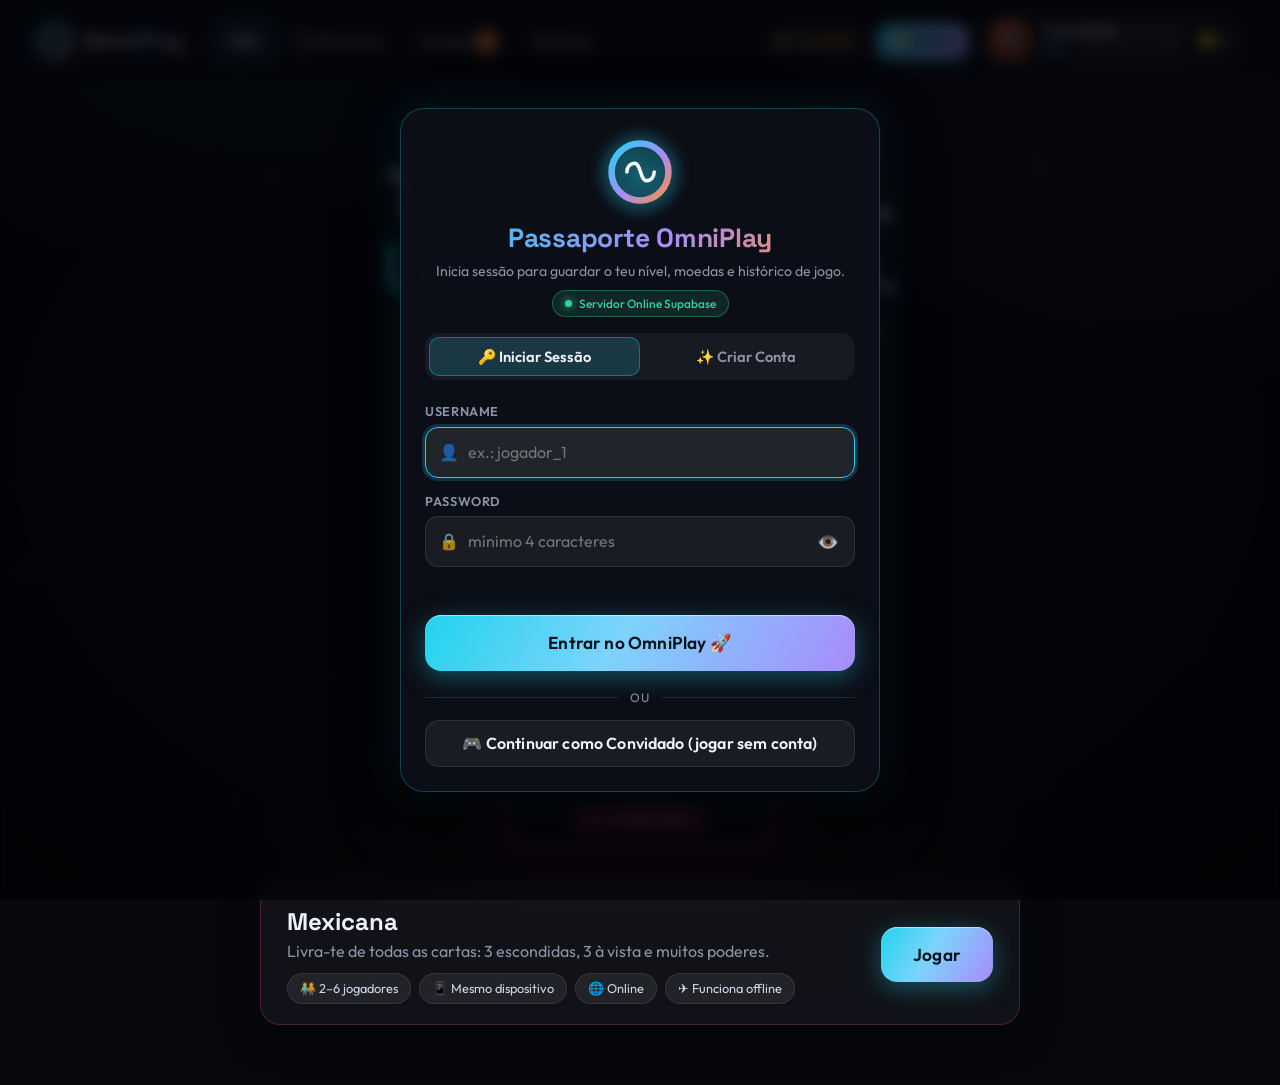
<file: index.html>
<!DOCTYPE html>
<html lang="pt-PT">
<head>
  <meta charset="UTF-8">
  <meta name="viewport" content="width=device-width, initial-scale=1, viewport-fit=cover">
  <title>OmniPlay — Todos os jogos. Um só universo.</title>
  <meta name="description" content="OmniPlay: o hub de jogos multiplayer. Joga Mexicana online com amigos ou até 6 jogadores no mesmo dispositivo, mesmo offline.">
  <meta name="theme-color" content="#07080d">
  <link rel="manifest" href="manifest.webmanifest">
  <link rel="icon" href="assets/icon.svg" type="image/svg+xml">
  <link rel="preconnect" href="https://fonts.googleapis.com">
  <link rel="preconnect" href="https://fonts.gstatic.com" crossorigin>
  <link href="https://fonts.googleapis.com/css2?family=Outfit:wght@300;400;500;600;700;800&family=Space+Grotesk:wght@500;700&display=swap" rel="stylesheet">
  <link rel="stylesheet" href="style.css?v=15">
</head>
<body>
  <canvas id="bg" aria-hidden="true"></canvas>
  <div class="vignette" aria-hidden="true"></div>

  <header class="topbar" id="topbar">
    <a class="brand" id="brand" href="#hub" aria-label="OmniPlay — Hub">
      <svg class="logo" viewBox="0 0 64 64" aria-hidden="true">
        <defs>
          <linearGradient id="lg1" x1="0" y1="0" x2="1" y2="1"><stop offset="0" stop-color="#22d3ee"/><stop offset=".55" stop-color="#a78bfa"/><stop offset="1" stop-color="#fb923c"/></linearGradient>
        </defs>
        <circle cx="32" cy="32" r="26" fill="none" stroke="url(#lg1)" stroke-width="6"/>
        <path d="M20 32c0-5 3.5-8 7-8 6 0 5 16 11 16 3.5 0 7-3 7-8" fill="none" stroke="#fff" stroke-width="3.2" stroke-linecap="round" opacity=".9"/>
      </svg>
      <span class="brand-name">Omni<b>Play</b></span>
    </a>

    <nav class="nav" id="nav" aria-label="Navegação principal">
      <button class="nav-btn" data-nav="hub" id="nav-hub">Hub</button>
      <a class="nav-btn nav-link" href="mexicana.html" id="nav-mexicana">🃏 Mexicana</a>
      <a class="nav-btn nav-link" href="amigos.html" id="nav-friends">Amigos <span class="badge" id="friend-badge" hidden>0</span></a>
      <button class="nav-btn" data-nav="ranking" id="nav-ranking">Ranking</button>
    </nav>

    <div class="top-right">
      <span class="net-pill" id="net-pill" title="Estado da ligação"><i></i><span>Offline</span></span>
      <button class="btn btn-sm btn-neon btn-top-login" id="btn-top-login" type="button">🔑 Entrar</button>
      <button class="passport glass" id="passport" aria-label="Passaporte Omni — abrir perfil"></button>
    </div>
  </header>

  <main id="view" tabindex="-1"></main>

  <div class="portal" id="portal" aria-hidden="true"><div class="portal-ring"></div></div>
  <div id="modal-root"></div>
  <div id="toasts" aria-live="polite"></div>

  <script src="js/vendor/supabase.js"></script>
  <script src="js/config.js?v=15"></script>
  <script src="js/util.js?v=15"></script>
  <script src="js/backend.js?v=15"></script>
  <script src="js/session.js?v=15"></script>
  <!-- Jogos escondidos do menu (descomenta para os repor):
  <script src="js/games/connect4.js"></script>
  <script src="js/games/reflex.js"></script>
  -->
  <script src="js/games/mexicana.js?v=15"></script>
  <script src="js/views.js?v=15"></script>
  <script src="js/play.js?v=15"></script>
  <script src="js/app.js?v=15"></script>
</body>
</html>
</file>
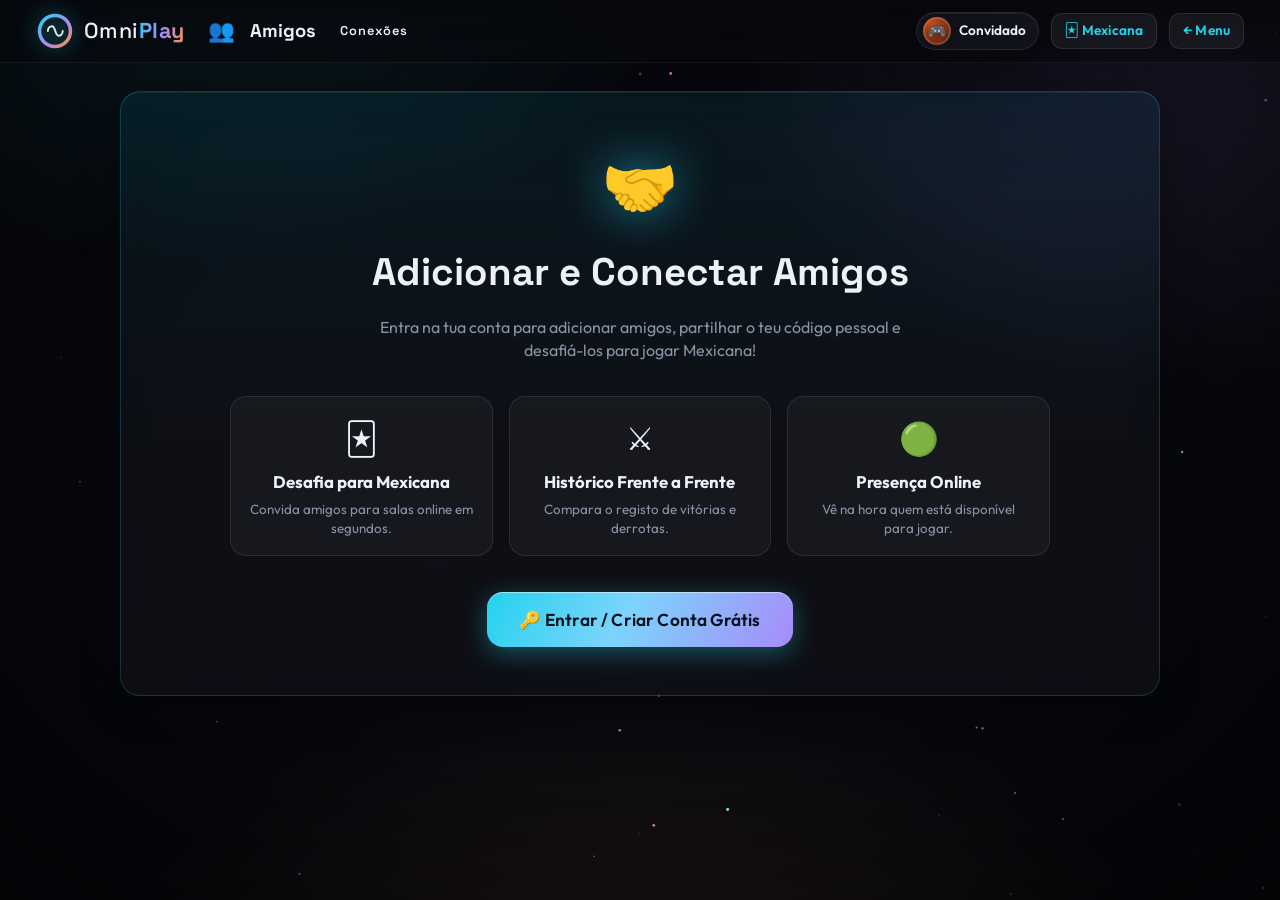
<file: amigos.html>
<!DOCTYPE html>
<html lang="pt-PT">
<head>
  <meta charset="UTF-8">
  <meta name="viewport" content="width=device-width, initial-scale=1, viewport-fit=cover">
  <title>Adicionar Amigos — OmniPlay</title>
  <meta name="description" content="Adiciona amigos no OmniPlay, partilha o teu código pessoal e desafia amigos para jogar Mexicana e outros jogos multiplayer.">
  <meta name="theme-color" content="#07080d">
  <link rel="manifest" href="manifest.webmanifest">
  <link rel="icon" href="assets/icon.svg" type="image/svg+xml">
  <link rel="preconnect" href="https://fonts.googleapis.com">
  <link rel="preconnect" href="https://fonts.gstatic.com" crossorigin>
  <link href="https://fonts.googleapis.com/css2?family=Outfit:wght@300;400;500;600;700;800&family=Space+Grotesk:wght@500;700&display=swap" rel="stylesheet">
  <link rel="stylesheet" href="style.css?v=15">
</head>
<body>
  <canvas id="bg" aria-hidden="true"></canvas>
  <div class="vignette" aria-hidden="true"></div>

  <header class="topbar" id="topbar">
    <a class="brand" href="index.html" id="btn-back-brand" aria-label="Voltar ao Hub">
      <svg class="logo" viewBox="0 0 64 64" aria-hidden="true">
        <defs>
          <linearGradient id="lg1" x1="0" y1="0" x2="1" y2="1"><stop offset="0" stop-color="#22d3ee"/><stop offset=".55" stop-color="#a78bfa"/><stop offset="1" stop-color="#fb923c"/></linearGradient>
        </defs>
        <circle cx="32" cy="32" r="26" fill="none" stroke="url(#lg1)" stroke-width="6"/>
        <path d="M20 32c0-5 3.5-8 7-8 6 0 5 16 11 16 3.5 0 7-3 7-8" fill="none" stroke="#fff" stroke-width="3.2" stroke-linecap="round" opacity=".9"/>
      </svg>
      <span class="brand-name">Omni<b>Play</b></span>
    </a>

    <div class="mx-top-title">
      <span class="setup-ic">👥</span>
      <b>Amigos</b>
      <span class="room-chip">Conexões</span>
    </div>

    <div class="top-right">
      <span class="mx-user-pill glass" id="amigos-user-pill"></span>
      <a class="btn btn-sm btn-ghost" href="mexicana.html" id="btn-mexicana-top">🃏 Mexicana</a>
      <a class="btn btn-sm btn-ghost" href="index.html" id="btn-exit-top">← Menu</a>
    </div>
  </header>

  <main id="view" class="view" tabindex="-1">
    <div id="amigos-root" class="page friends-page"></div>
  </main>

  <div id="modal-root"></div>
  <div id="toasts" aria-live="polite"></div>

  <script src="js/vendor/supabase.js"></script>
  <script src="js/config.js?v=15"></script>
  <script src="js/util.js?v=15"></script>
  <script src="js/backend.js?v=15"></script>
  <script src="js/session.js?v=15"></script>
  <script src="js/amigos_page.js?v=15"></script>
</body>
</html>
</file>
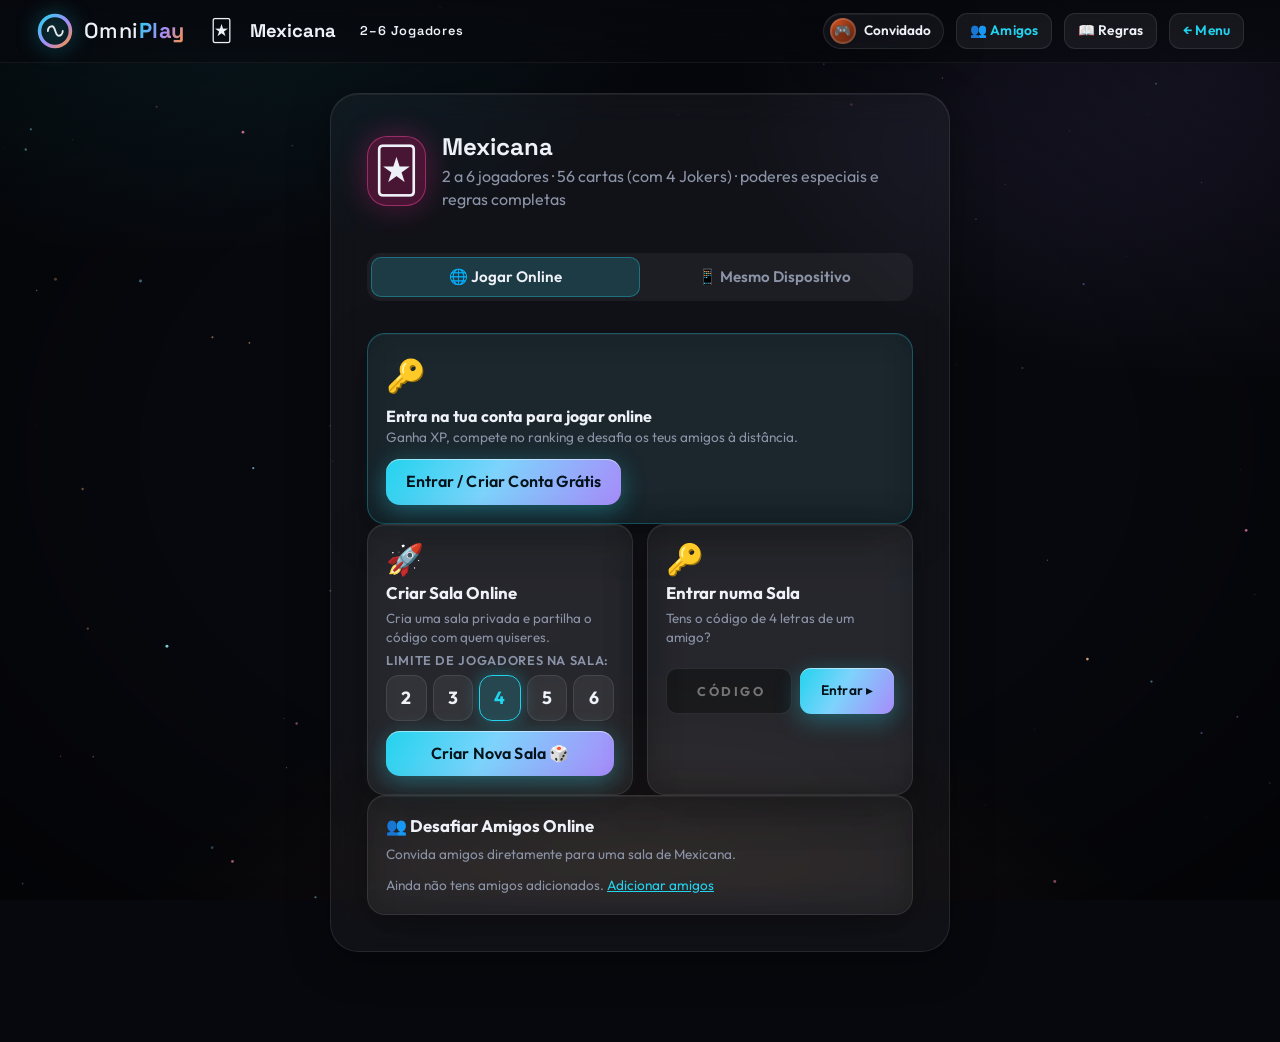
<file: mexicana.html>
<!DOCTYPE html>
<html lang="pt-PT">
<head>
  <meta charset="UTF-8">
  <meta name="viewport" content="width=device-width, initial-scale=1, viewport-fit=cover">
  <title>Mexicana — OmniPlay</title>
  <meta name="description" content="Joga Mexicana: 2 a 6 jogadores, 56 cartas com 4 Jokers, poderes especiais e regras completas.">
  <meta name="theme-color" content="#07080d">
  <link rel="manifest" href="manifest.webmanifest">
  <link rel="icon" href="assets/icon.svg" type="image/svg+xml">
  <link rel="preconnect" href="https://fonts.googleapis.com">
  <link rel="preconnect" href="https://fonts.gstatic.com" crossorigin>
  <link href="https://fonts.googleapis.com/css2?family=Outfit:wght@300;400;500;600;700;800&family=Space+Grotesk:wght@500;700&display=swap" rel="stylesheet">
  <link rel="stylesheet" href="style.css?v=15">
</head>
<body>
  <canvas id="bg" aria-hidden="true"></canvas>
  <div class="vignette" aria-hidden="true"></div>

  <header class="topbar" id="topbar">
    <a class="brand" href="index.html" id="btn-back-brand" aria-label="Voltar ao Menu Principal">
      <svg class="logo" viewBox="0 0 64 64" aria-hidden="true">
        <defs>
          <linearGradient id="lg1" x1="0" y1="0" x2="1" y2="1"><stop offset="0" stop-color="#22d3ee"/><stop offset=".55" stop-color="#a78bfa"/><stop offset="1" stop-color="#fb923c"/></linearGradient>
        </defs>
        <circle cx="32" cy="32" r="26" fill="none" stroke="url(#lg1)" stroke-width="6"/>
        <path d="M20 32c0-5 3.5-8 7-8 6 0 5 16 11 16 3.5 0 7-3 7-8" fill="none" stroke="#fff" stroke-width="3.2" stroke-linecap="round" opacity=".9"/>
      </svg>
      <span class="brand-name">Omni<b>Play</b></span>
    </a>

    <div class="mx-top-title">
      <span class="setup-ic">🃏</span>
      <b>Mexicana</b>
      <span class="room-chip">2–6 Jogadores</span>
    </div>

    <div class="top-right">
      <span class="mx-user-pill glass" id="mx-user-pill"></span>
      <a class="btn btn-sm btn-ghost" href="amigos.html" id="btn-friends-top">👥 Amigos</a>
      <button class="btn btn-sm btn-ghost" id="btn-rules" type="button">📖 Regras</button>
      <a class="btn btn-sm btn-ghost" href="index.html" id="btn-exit-top">← Menu</a>
    </div>
  </header>

  <main id="view" class="view view-game" tabindex="-1">
    <div id="game-root" class="mx-page-wrap"></div>
  </main>

  <div id="modal-root"></div>
  <div id="toasts" aria-live="polite"></div>

  <script src="js/vendor/supabase.js"></script>
  <script src="js/config.js?v=15"></script>
  <script src="js/util.js?v=15"></script>
  <script src="js/backend.js?v=15"></script>
  <script src="js/session.js?v=15"></script>
  <script src="js/games/mexicana.js?v=15"></script>
  <script src="js/mexicana_page.js?v=15"></script>
</body>
</html>
</file>
<file: style.css>
/* ==========================================================================
   OmniPlay · design system
   Dark mode neutro (grafite) + acentos neon (ciano / violeta / laranja elétrico)
   ========================================================================== */
@property --r { syntax: '<length>'; inherits: true; initial-value: 150vmax; }

:root {
  --bg: #07080d;
  --bg2: #0d0f18;
  --panel: rgba(255, 255, 255, .045);
  --panel-b: rgba(255, 255, 255, .09);
  --text: #eef1f8;
  --muted: #8b93a7;
  --cyan: #22d3ee;
  --violet: #a78bfa;
  --orange: #fb923c;
  --pink: #f472b6;
  --good: #34d399;
  --bad: #fb7185;
  --warn: #fbbf24;
  --grad: linear-gradient(120deg, var(--cyan), var(--violet) 55%, var(--orange));
  --radius: 20px;
  --font: 'Outfit', system-ui, -apple-system, 'Segoe UI', sans-serif;
  --display: 'Space Grotesk', 'Outfit', system-ui, sans-serif;
}

* { box-sizing: border-box; margin: 0; padding: 0; -webkit-tap-highlight-color: transparent; }
html { color-scheme: dark; width: 100%; max-width: 100%; overflow-x: clip; }
body {
  font-family: var(--font); color: var(--text); background: var(--bg);
  width: 100%; max-width: 100%; min-height: 100vh; margin: 0 auto; overflow-x: hidden; overflow-x: clip; line-height: 1.45;
  background-image:
    radial-gradient(900px 500px at 12% -5%, rgba(34, 211, 238, .13), transparent 60%),
    radial-gradient(800px 520px at 95% 8%, rgba(167, 139, 250, .14), transparent 60%),
    radial-gradient(900px 600px at 50% 115%, rgba(251, 146, 60, .10), transparent 60%);
  background-attachment: fixed;
}
#bg { position: fixed; inset: 0; max-width: 100%; max-height: 100%; z-index: 0; pointer-events: none; }
.vignette { position: fixed; inset: 0; z-index: 0; pointer-events: none; background: radial-gradient(ellipse at center, transparent 55%, rgba(0, 0, 0, .5)); }
button { font: inherit; color: inherit; cursor: pointer; border: 0; background: none; }
input { font: inherit; color: inherit; }
a { color: var(--cyan); cursor: pointer; text-decoration: none; }
a:hover { text-decoration: underline; }
kbd { background: rgba(255, 255, 255, .12); border-radius: 6px; padding: 1px 7px; font-size: .85em; }
.muted { color: var(--muted); }
.small { font-size: .85rem; }
code { background: rgba(255, 255, 255, .08); padding: 1px 6px; border-radius: 6px; font-size: .88em; }
:focus-visible { outline: 2px solid var(--cyan); outline-offset: 2px; }

.glass {
  background: var(--panel); border: 1px solid var(--panel-b);
  backdrop-filter: blur(18px) saturate(1.3); -webkit-backdrop-filter: blur(18px) saturate(1.3);
  border-radius: var(--radius);
  box-shadow: 0 10px 40px rgba(0, 0, 0, .35), inset 0 1px 0 rgba(255, 255, 255, .06);
}
.pad { padding: 18px; }

/* ---------- Botões ---------- */
.btn {
  position: relative; display: inline-flex; align-items: center; justify-content: center; gap: 8px;
  padding: 11px 20px; border-radius: 14px; font-weight: 600; letter-spacing: .01em;
  transition: transform .18s, box-shadow .25s, background .25s, opacity .2s;
}
.btn:disabled { opacity: .45; cursor: not-allowed; }
.btn:not(:disabled):hover { transform: translateY(-2px); }
.btn:not(:disabled):active { transform: translateY(0) scale(.98); }
.btn-neon {
  color: #04121a; background: linear-gradient(120deg, var(--cyan), #7dd3fc 45%, var(--violet));
  box-shadow: 0 6px 24px rgba(34, 211, 238, .35), inset 0 1px 0 rgba(255, 255, 255, .5);
}
.btn-neon:not(:disabled):hover { box-shadow: 0 10px 34px rgba(34, 211, 238, .55), inset 0 1px 0 rgba(255, 255, 255, .5); }
.btn-ghost { background: rgba(255, 255, 255, .06); border: 1px solid var(--panel-b); }
.btn-ghost:not(:disabled):hover { background: rgba(255, 255, 255, .12); }
.btn-ghost.danger:hover, .danger-btn { color: #fff; background: linear-gradient(120deg, #f43f5e, #fb923c); box-shadow: 0 6px 22px rgba(244, 63, 94, .35); }
.btn-sm { padding: 7px 13px; font-size: .86rem; border-radius: 11px; }
.btn-lg { padding: 15px 32px; font-size: 1.08rem; border-radius: 16px; }
.btn.loading { pointer-events: none; opacity: .7; }
.btn.loading::after { content: ''; width: 16px; height: 16px; border-radius: 50%; border: 2px solid currentColor; border-top-color: transparent; animation: spin .7s linear infinite; }

/* ---------- Topbar ---------- */
.topbar {
  position: sticky; top: 0; z-index: 50; display: flex; align-items: center; gap: 18px;
  width: 100%; max-width: 100%;
  padding: 12px clamp(14px, 3vw, 36px);
  background: linear-gradient(180deg, rgba(7, 8, 13, .88), rgba(7, 8, 13, .55)); backdrop-filter: blur(14px);
  border-bottom: 1px solid rgba(255, 255, 255, .06);
  transition: transform .4s, opacity .4s;
}
.topbar.hidden-bar { display: none; }
.brand { display: flex; align-items: center; gap: 10px; color: var(--text); text-decoration: none !important; }
.logo { width: 38px; height: 38px; filter: drop-shadow(0 0 10px rgba(34, 211, 238, .6)); animation: logoSpin 14s linear infinite; }
.logo.big { width: 70px; height: 70px; }
@keyframes logoSpin { to { transform: rotate(360deg); } }
.brand-name { font-family: var(--display); font-size: 1.35rem; font-weight: 500; letter-spacing: .02em; }
.brand-name b { font-weight: 700; background: var(--grad); -webkit-background-clip: text; background-clip: text; color: transparent; }
.nav { display: flex; gap: 4px; margin-left: 12px; }
.nav-btn { position: relative; display: inline-flex; align-items: center; text-decoration: none !important; padding: 9px 16px; border-radius: 12px; color: var(--muted); font-weight: 500; transition: .2s; cursor: pointer; }
.nav-btn:hover { color: var(--text); background: rgba(255, 255, 255, .06); }
.nav-btn.active { color: var(--text); background: rgba(34, 211, 238, .12); box-shadow: inset 0 0 0 1px rgba(34, 211, 238, .35); }
.badge { display: inline-grid; place-items: center; min-width: 19px; height: 19px; padding: 0 5px; margin-left: 4px; font-size: .72rem; font-weight: 700; color: #200; background: var(--orange); border-radius: 99px; box-shadow: 0 0 12px var(--orange); }
.top-right { margin-left: auto; display: flex; align-items: center; gap: 12px; }

.net-pill { display: inline-flex; align-items: center; gap: 7px; font-size: .78rem; padding: 6px 12px; border-radius: 99px; background: rgba(255, 255, 255, .06); border: 1px solid var(--panel-b); color: var(--muted); white-space: nowrap; }
.net-pill i { width: 8px; height: 8px; border-radius: 50%; background: var(--muted); }
.net-pill.on i { background: var(--good); box-shadow: 0 0 10px var(--good); animation: pulse 2s infinite; }
.net-pill.on { color: var(--good); }
.net-pill.off i { background: var(--bad); } .net-pill.off { color: var(--bad); }
.net-pill.local i, .net-pill.guest i { background: var(--warn); } .net-pill.local, .net-pill.guest { color: var(--warn); }
@keyframes pulse { 50% { opacity: .35; } }

/* Passaporte Omni */
.passport { display: flex; align-items: center; gap: 12px; padding: 6px 16px 6px 8px; border-radius: 99px; transition: .25s; text-align: left; }
.passport:hover { transform: translateY(-1px); border-color: rgba(34, 211, 238, .5); box-shadow: 0 0 24px rgba(34, 211, 238, .2); }
.pp-text { display: flex; flex-direction: column; gap: 3px; min-width: 96px; }
.pp-text b { font-size: .92rem; font-weight: 600; line-height: 1.1; }
.pp-text small { color: var(--muted); font-weight: 400; }
.pp-lvl { display: flex; align-items: center; gap: 8px; font-size: .72rem; color: var(--cyan); font-weight: 600; }
.pp-bar { flex: 1; height: 5px; min-width: 52px; border-radius: 9px; background: rgba(255, 255, 255, .12); overflow: hidden; }
.pp-bar i { display: block; height: 100%; background: var(--grad); border-radius: 9px; transition: width .6s; }
.pp-coins { font-size: .85rem; font-weight: 600; color: var(--warn); }

/* ---------- Avatar + molduras ---------- */
.avatar {
  --h: 190; --s: 44px; position: relative; flex: none; width: var(--s); height: var(--s);
  display: inline-grid; place-items: center; border-radius: 50%;
  background: radial-gradient(circle at 30% 25%, hsl(var(--h) 75% 45%), hsl(var(--h) 70% 18%));
  box-shadow: inset 0 0 0 2px rgba(255, 255, 255, .16);
}
.av-face { font-size: calc(var(--s) * .52); line-height: 1; filter: drop-shadow(0 2px 3px rgba(0, 0, 0, .35)); }
.avatar::before { content: ''; position: absolute; inset: calc(var(--s) * -.1); border-radius: 50%; pointer-events: none; }
.avatar.f1::before { border: 2.5px solid var(--cyan); box-shadow: 0 0 14px var(--cyan), inset 0 0 8px rgba(34, 211, 238, .5); }
.avatar.f2::before { border: 2.5px solid var(--violet); box-shadow: 0 0 16px var(--violet), inset 0 0 10px rgba(167, 139, 250, .6); animation: framePulse 1.8s ease-in-out infinite; }
.avatar.f3::before, .avatar.f4::before {
  inset: calc(var(--s) * -.13); padding: 3px;
  background: conic-gradient(from 0deg, #fb923c, #fde047, #f43f5e, #fb923c);
  -webkit-mask: linear-gradient(#000 0 0) content-box exclude, linear-gradient(#000 0 0); mask: linear-gradient(#000 0 0) content-box exclude, linear-gradient(#000 0 0);
  filter: drop-shadow(0 0 7px #fb923c); animation: spin 3.2s linear infinite;
}
.avatar.f4::before { background: conic-gradient(from 0deg, #22d3ee, #a78bfa, #f472b6, #fb923c, #fde047, #34d399, #22d3ee); filter: drop-shadow(0 0 9px #a78bfa); animation-duration: 2.2s; }
@keyframes framePulse { 50% { transform: scale(1.06); opacity: .65; } }
@keyframes spin { to { transform: rotate(360deg); } }

/* ---------- Estrutura ---------- */
main#view { position: relative; z-index: 1; width: 100%; max-width: 100%; margin: 0 auto; min-height: calc(100vh - 66px); padding: 0 clamp(14px, 3vw, 36px) 60px; overflow-x: clip; }
main#view.enter { animation: viewIn .5s cubic-bezier(.2, .8, .2, 1); }
@keyframes viewIn { from { opacity: 0; transform: translateY(14px); } }
.page { width: 100%; max-width: 1060px; margin: 0 auto; padding-top: 28px; }
.page-head h2 { font-family: var(--display); font-size: clamp(1.7rem, 4vw, 2.3rem); }
.sec { margin: 30px 0 14px; font-size: 1.05rem; font-weight: 600; letter-spacing: .04em; text-transform: uppercase; color: var(--muted); display: flex; gap: 8px; align-items: baseline; }
.sec small { color: var(--cyan); }
.stale { display: inline-block; margin: 10px 0; font-size: .8rem; padding: 4px 12px; border-radius: 99px; background: rgba(251, 191, 36, .12); color: var(--warn); }
.empty { text-align: center; padding: 44px 20px; display: grid; gap: 8px; justify-items: center; }
.empty-ic { font-size: 3rem; filter: drop-shadow(0 0 20px rgba(167, 139, 250, .6)); }
.empty p { color: var(--muted); max-width: 420px; margin-bottom: 8px; }
.loader { display: flex; gap: 7px; justify-content: center; padding: 30px; }
.loader i { width: 10px; height: 10px; border-radius: 50%; background: var(--cyan); animation: bounce 1s infinite; }
.loader i:nth-child(2) { animation-delay: .15s; background: var(--violet); } .loader i:nth-child(3) { animation-delay: .3s; background: var(--orange); }
@keyframes bounce { 0%, 80%, 100% { transform: scale(.5); opacity: .4; } 40% { transform: scale(1.1); opacity: 1; } }

/* ---------- Transição de portal (anel "O") ---------- */
.portal { position: fixed; inset: 0; z-index: 300; pointer-events: none; display: none; place-items: center; }
.portal.in, .portal.out { display: grid; pointer-events: all; }
.portal::before { content: ''; position: absolute; inset: 0; background: var(--bg);
  -webkit-mask: radial-gradient(circle at 50% 50%, transparent var(--r), #000 calc(var(--r) + 2px)); mask: radial-gradient(circle at 50% 50%, transparent var(--r), #000 calc(var(--r) + 2px)); }
.portal-ring { width: calc(var(--r) * 2); height: calc(var(--r) * 2); border-radius: 50%; border: 4px solid var(--cyan);
  box-shadow: 0 0 40px var(--cyan), 0 0 90px rgba(167, 139, 250, .7), inset 0 0 50px rgba(167, 139, 250, .6); }
.portal.in { animation: irisIn .52s cubic-bezier(.7, 0, .3, 1) forwards; }
.portal.out { animation: irisOut .62s cubic-bezier(.7, 0, .3, 1) forwards; }
@keyframes irisIn { from { --r: 150vmax; } to { --r: 0px; } }
@keyframes irisOut { from { --r: 0px; } to { --r: 150vmax; } }

/* ---------- Modais ---------- */
#modal-root { position: relative; z-index: 150; }
.modal-back { position: fixed; inset: 0; z-index: 150; display: grid; grid-template-columns: minmax(0, 1fr); place-items: center; padding: 16px; overflow-x: hidden; overflow-y: auto; background: rgba(3, 4, 8, .72); backdrop-filter: blur(7px); opacity: 0; transition: opacity .25s; }
.modal-back.in { opacity: 1; }
.modal { width: min(460px, 100%); padding: 28px; margin: auto; background: rgba(16, 18, 28, .88); transform: translateY(18px) scale(.97); transition: transform .3s cubic-bezier(.2, .9, .3, 1.2); }
.modal-back.in .modal { transform: none; }
.modal-wide { width: min(760px, 100%); }
.modal h2 { font-family: var(--display); font-size: 1.5rem; margin-bottom: 4px; }
.edit-actions { display: flex; gap: 10px; justify-content: flex-end; align-items: center; flex-wrap: wrap; margin-top: 22px; }
.confirm p { margin-top: 6px; }

/* ---------- Toasts ---------- */
#toasts { position: fixed; z-index: 400; right: 18px; bottom: 18px; display: grid; gap: 10px; max-width: min(420px, calc(100vw - 36px)); }
.toast { display: flex; gap: 12px; align-items: center; padding: 13px 16px; border-radius: 16px; background: rgba(20, 22, 34, .95); border: 1px solid var(--panel-b); box-shadow: 0 14px 40px rgba(0, 0, 0, .5); transform: translateX(30px); opacity: 0; transition: .3s; border-left: 3px solid var(--cyan); }
.toast.in { transform: none; opacity: 1; }
.toast.good { border-left-color: var(--good); } .toast.bad { border-left-color: var(--bad); } .toast.warn { border-left-color: var(--warn); }
.toast-msg { flex: 1; font-size: .93rem; }

/* ---------- Formulários ---------- */
.field { display: grid; gap: 6px; margin-bottom: 14px; }
.field > span { font-size: .8rem; font-weight: 600; letter-spacing: .05em; text-transform: uppercase; color: var(--muted); }
.field input { width: 100%; padding: 13px 15px; border-radius: 13px; background: rgba(255, 255, 255, .06); border: 1px solid var(--panel-b); outline: none; transition: .2s; }
.field input:focus { border-color: var(--cyan); box-shadow: 0 0 0 3px rgba(34, 211, 238, .18); background: rgba(255, 255, 255, .09); }
.form-err { min-height: 20px; margin-bottom: 8px; color: var(--bad); font-size: .9rem; }
.notice { padding: 10px 14px; border-radius: 12px; font-size: .86rem; margin-bottom: 14px; background: rgba(251, 191, 36, .1); border: 1px solid rgba(251, 191, 36, .3); color: #fde68a; }
/* ---------- Modal de Autenticação / Login ---------- */
.modal-auth {
  width: min(480px, 100%);
  padding: 28px 24px 24px;
  background: rgba(13, 15, 24, 0.96);
  border: 1px solid rgba(34, 211, 238, 0.28);
  border-radius: 24px;
  box-shadow: 0 20px 60px rgba(0, 0, 0, 0.8), 0 0 40px rgba(34, 211, 238, 0.12);
}
.auth { display: grid; gap: 4px; }
.auth-head { text-align: center; margin-bottom: 12px; }
.auth-logo-aura { position: relative; display: inline-block; margin-bottom: 6px; }
.auth-logo-aura::after {
  content: ''; position: absolute; inset: -10px; border-radius: 50%;
  background: radial-gradient(circle, rgba(34, 211, 238, 0.35), transparent 70%);
  z-index: -1; animation: pulse 3s infinite;
}
.auth-head h2 {
  font-family: var(--display); font-size: 1.65rem; letter-spacing: -0.01em;
  background: var(--grad); -webkit-background-clip: text; background-clip: text; color: transparent;
}
.auth-subtitle { color: var(--muted); font-size: 0.88rem; margin-top: 4px; }
.auth-mode-pill {
  display: inline-flex; align-items: center; gap: 7px; font-size: 0.74rem;
  padding: 4px 12px; border-radius: 99px; margin-top: 8px; font-weight: 500; border: 1px solid var(--panel-b);
}
.auth-mode-pill.on { background: rgba(52, 211, 153, 0.12); border-color: rgba(52, 211, 153, 0.35); color: var(--good); }
.auth-mode-pill.local { background: rgba(34, 211, 238, 0.1); border-color: rgba(34, 211, 238, 0.3); color: var(--cyan); }
.auth-dot {
  width: 7px; height: 7px; border-radius: 50%; background: currentColor;
  box-shadow: 0 0 8px currentColor; animation: pulse 2s infinite;
}

/* Contas guardadas */
.auth-saved-box { margin-bottom: 12px; padding: 8px 12px; border-radius: 14px; background: rgba(255, 255, 255, 0.035); border: 1px solid var(--panel-b); }
.auth-saved-label { display: block; font-size: 0.75rem; color: var(--muted); margin-bottom: 6px; }
.auth-saved-list { display: flex; gap: 6px; flex-wrap: wrap; }
.auth-acc-chip {
  display: inline-flex; align-items: center; gap: 6px; padding: 4px 10px; border-radius: 99px;
  background: rgba(255, 255, 255, 0.07); border: 1px solid rgba(255, 255, 255, 0.12);
  font-size: 0.82rem; color: var(--text); transition: 0.18s; cursor: pointer;
}
.auth-acc-chip:hover { background: rgba(34, 211, 238, 0.18); border-color: var(--cyan); transform: translateY(-1px); }
.acc-chip-av { font-size: 0.95rem; }

/* Tabs */
.auth-tabs { margin-bottom: 16px; }
.auth-tabs .tab { display: flex; align-items: center; justify-content: center; gap: 6px; font-size: 0.92rem; }
.tabs { display: flex; padding: 4px; margin-bottom: 18px; border-radius: 14px; background: rgba(255, 255, 255, .05); }
.tab { flex: 1; padding: 9px; border-radius: 10px; color: var(--muted); font-weight: 600; transition: .2s; }
.tab.active { background: rgba(34, 211, 238, .16); color: var(--text); box-shadow: inset 0 0 0 1px rgba(34, 211, 238, .35); }

/* Input Wrappers & Password Eye */
.field-wrap { position: relative; display: flex; align-items: center; width: 100%; }
.field-ic { position: absolute; left: 14px; font-size: 1rem; pointer-events: none; opacity: 0.7; z-index: 1; }
.field-wrap input { padding-left: 42px !important; }
.field-pass-wrap input { padding-right: 44px !important; }
.btn-eye {
  position: absolute; right: 10px; background: none; border: 0; cursor: pointer;
  font-size: 1.1rem; padding: 4px 6px; border-radius: 8px; opacity: 0.75;
  transition: opacity 0.2s, transform 0.15s; z-index: 2;
}
.btn-eye:hover { opacity: 1; transform: scale(1.1); }

/* Avatar Preview Card */
.auth-preview-card {
  display: flex; align-items: center; gap: 16px; padding: 10px 14px; border-radius: 16px;
  background: rgba(255, 255, 255, 0.04); border: 1px solid var(--panel-b); margin-bottom: 12px;
}
.auth-preview-details { display: flex; flex-direction: column; gap: 3px; }
.auth-preview-details b { font-size: 1.05rem; color: var(--text); }

.av-pick { display: grid; grid-template-columns: repeat(10, 1fr); gap: 6px; }
.av-opt { aspect-ratio: 1; font-size: 1.15rem; border-radius: 11px; background: rgba(255, 255, 255, .05); border: 1px solid transparent; transition: .15s; }
.av-opt:hover { background: rgba(255, 255, 255, .12); transform: scale(1.1); }
.av-opt.sel { border-color: var(--cyan); background: rgba(34, 211, 238, .18); box-shadow: 0 0 14px rgba(34, 211, 238, .4); }

.auth-submit-btn { width: 100%; margin-top: 6px; }
.auth-divider { display: flex; align-items: center; margin: 14px 0 10px; text-align: center; }
.auth-divider::before, .auth-divider::after { content: ''; flex: 1; border-bottom: 1px solid rgba(255, 255, 255, 0.1); }
.auth-divider span { padding: 0 12px; font-size: 0.76rem; color: var(--muted); text-transform: uppercase; letter-spacing: 0.08em; }
.auth-guest-btn { width: 100%; }

.btn-top-login {
  background: linear-gradient(120deg, var(--cyan), var(--violet));
  color: #04121a; box-shadow: 0 4px 18px rgba(34, 211, 238, 0.35); font-weight: 700;
  font-size: 0.84rem; padding: 7px 14px;
}
.btn-top-login:hover { box-shadow: 0 6px 24px rgba(34, 211, 238, 0.55); }

/* Mexicana User Pill */
.mx-user-pill {
  display: inline-flex; align-items: center; gap: 8px; padding: 4px 12px 4px 6px;
  border-radius: 99px; font-size: 0.85rem; font-weight: 600; border: 1px solid var(--panel-b);
}
.mx-user-name { max-width: 120px; overflow: hidden; text-overflow: ellipsis; white-space: nowrap; }
.hue-range { -webkit-appearance: none; appearance: none; height: 10px !important; padding: 0 !important; border-radius: 99px !important; background: linear-gradient(90deg, hsl(0 80% 55%), hsl(60 80% 55%), hsl(120 80% 50%), hsl(180 80% 50%), hsl(240 80% 60%), hsl(300 80% 55%), hsl(360 80% 55%)) !important; }
.hue-range::-webkit-slider-thumb { -webkit-appearance: none; width: 22px; height: 22px; border-radius: 50%; background: #fff; box-shadow: 0 0 10px rgba(0, 0, 0, .6); }
.pills { display: flex; flex-wrap: wrap; gap: 6px; width: 100%; }
.pill { flex: 1 1 auto; min-width: 40px; height: 46px; padding: 0 10px; border-radius: 13px; font-weight: 700; font-size: 1.1rem; white-space: nowrap; display: inline-flex; align-items: center; justify-content: center; text-align: center; line-height: 1; background: rgba(255, 255, 255, .06); border: 1px solid var(--panel-b); transition: .2s; }
.pill:hover { background: rgba(255, 255, 255, .12); }
.pill.on { background: rgba(34, 211, 238, .18); border-color: var(--cyan); box-shadow: 0 0 18px rgba(34, 211, 238, .35); color: var(--cyan); }

.chips { display: flex; flex-wrap: wrap; gap: 8px; margin-top: 10px; }
.chip { font-size: .8rem; padding: 5px 12px; border-radius: 99px; background: rgba(255, 255, 255, .07); border: 1px solid var(--panel-b); color: #cfd5e5; }
.chip.good { color: var(--good); background: rgba(52, 211, 153, .1); border-color: rgba(52, 211, 153, .35); }

/* ==========================================================================
   HUB
   ========================================================================== */
.hub { width: 100%; max-width: 1200px; margin: 0 auto; }
.hero { text-align: center; padding: clamp(24px, 5vh, 56px) 0 8px; display: grid; justify-items: center; gap: 14px; }
.eyebrow { font-size: .78rem; font-weight: 700; letter-spacing: .28em; text-transform: uppercase; color: var(--cyan); }
.hero h1 { font-family: var(--display); font-size: clamp(2.2rem, 6.5vw, 4.4rem); line-height: 1.04; letter-spacing: -.02em; }
.grad { background: var(--grad); -webkit-background-clip: text; background-clip: text; color: transparent; background-size: 200% 100%; animation: gradMove 6s linear infinite; }
@keyframes gradMove { to { background-position: -200% 0; } }
.lead { color: var(--muted); max-width: 520px; font-size: 1.05rem; }
.hero-actions { display: flex; align-items: center; justify-content: center; gap: 12px; flex-wrap: wrap; margin-top: 10px; }
.btn-roulette {
  padding: 13px 26px; border-radius: 99px; font-size: 1.05rem; font-weight: 700; color: #fff;
  background: linear-gradient(120deg, #f97316, #ec4899 55%, #8b5cf6); box-shadow: 0 8px 34px rgba(236, 72, 153, .45);
}
.btn-roulette:hover { box-shadow: 0 12px 46px rgba(236, 72, 153, .7); }
.btn-roulette .dice { display: inline-block; font-size: 1.5rem; animation: wiggle 2.4s ease-in-out infinite; }
@keyframes wiggle { 0%, 70%, 100% { transform: rotate(0); } 78% { transform: rotate(-22deg) scale(1.15); } 88% { transform: rotate(18deg) scale(1.15); } }

.carousel { position: relative; width: 100%; max-width: 100%; overflow: hidden; height: 390px; margin-top: 18px; perspective: 1300px; user-select: none; touch-action: pan-y; outline: none; }
.portal-card {
  position: absolute; left: 50%; top: 10px; width: 262px; height: 360px; padding: 22px 20px; border-radius: 26px; text-align: center;
  display: flex; flex-direction: column; align-items: center; gap: 8px; cursor: pointer; overflow: hidden;
  background: linear-gradient(165deg, hsl(var(--hue) 70% 20% / .95), #0b0d16 70%);
  border: 1px solid hsl(var(--hue) 80% 60% / .3);
  box-shadow: 0 24px 60px rgba(0, 0, 0, .55);
  transition: transform .65s cubic-bezier(.2, .85, .2, 1), opacity .5s, box-shadow .4s, border-color .4s;
}
.portal-card.active { border-color: hsl(var(--hue) 90% 62% / .85); box-shadow: 0 24px 70px rgba(0, 0, 0, .6), 0 0 60px hsl(var(--hue) 90% 55% / .35); }
.portal-card::after { content: ''; position: absolute; inset: 0; background: radial-gradient(circle at 50% 28%, hsl(var(--hue) 90% 60% / .22), transparent 55%); pointer-events: none; }
.pc-rings { position: relative; width: 150px; height: 150px; margin-top: 8px; flex: none; display: grid; place-items: center; }
.pc-rings i { position: absolute; border-radius: 50%; border: 2px dashed hsl(var(--hue) 90% 65% / .6); animation: spin 9s linear infinite; }
.pc-rings i:nth-child(1) { inset: 0; } .pc-rings i:nth-child(2) { inset: 14px; border-style: solid; border-color: hsl(var(--hue) 90% 65% / .35); animation-direction: reverse; animation-duration: 6s; }
.pc-rings i:nth-child(3) { inset: 30px; border-width: 3px; border-color: hsl(var(--hue) 90% 70%) transparent; animation-duration: 3.5s; box-shadow: 0 0 24px hsl(var(--hue) 90% 60% / .5); }
.pc-icon { position: absolute; top: 40px; left: 50%; font-size: 64px; transform: translateX(-50%); z-index: 1; animation: floaty 3.5s ease-in-out infinite; filter: drop-shadow(0 6px 14px rgba(0, 0, 0, .5)); }
@keyframes floaty { 50% { transform: translateX(-50%) translateY(-8px); } }
.portal-card h3 { font-family: var(--display); font-size: 1.45rem; margin-top: 12px; z-index: 1; }
.portal-card p { color: #b6bdd0; font-size: .9rem; z-index: 1; }
.pc-tag { margin-top: auto; z-index: 1; font-size: .75rem; font-weight: 700; letter-spacing: .08em; text-transform: uppercase; padding: 5px 14px; border-radius: 99px; background: hsl(var(--hue) 80% 50% / .22); color: hsl(var(--hue) 100% 78%); border: 1px solid hsl(var(--hue) 80% 60% / .4); }
.portal-card.soon { filter: saturate(.55); }
.portal-card.soon .pc-tag { background: rgba(255, 255, 255, .08); color: var(--muted); border-color: var(--panel-b); }
.car-arrow { position: absolute; z-index: 30; top: 42%; width: 48px; height: 48px; border-radius: 50%; font-size: 1.8rem; line-height: 1; background: rgba(255, 255, 255, .08); border: 1px solid var(--panel-b); backdrop-filter: blur(8px); transition: .2s; }
.car-arrow:hover { background: rgba(34, 211, 238, .2); border-color: var(--cyan); transform: scale(1.1); }
.car-arrow.left { left: 0; } .car-arrow.right { right: 0; }
.dots { display: flex; gap: 8px; justify-content: center; margin-top: 16px; }
.dots i { width: 8px; height: 8px; border-radius: 99px; background: rgba(255, 255, 255, .2); cursor: pointer; transition: .3s; }
.dots i.on { width: 26px; background: var(--grad); }
.dots:has(i:only-child) { display: none; }
.carousel:has(.portal-card:only-of-type) .car-arrow { display: none; }
.game-info { max-width: 760px; margin: 14px auto 0; padding: 20px 26px; display: flex; align-items: center; justify-content: space-between; gap: 20px; flex-wrap: wrap; border-color: hsl(var(--hue) 80% 60% / .25); transition: border-color .4s; }
.gi-main h2 { font-family: var(--display); font-size: 1.5rem; }
.gi-main p { color: var(--muted); }

/* ==========================================================================
   Amigos / listas / perfil
   ========================================================================== */
.add-box { padding: 20px; margin-top: 18px; }
.add-box .field { margin-bottom: 0; }
.search-results { display: grid; gap: 8px; margin-top: 10px; }
.user-row { display: flex; align-items: center; gap: 12px; padding: 10px 14px; border-radius: 16px; background: rgba(255, 255, 255, .04); margin-bottom: 8px; }
.user-row .ur-main { flex: 1; display: grid; min-width: 0; cursor: pointer; }
.ur-main b { overflow: hidden; text-overflow: ellipsis; white-space: nowrap; }
.ur-main small, .fc-name small { color: var(--muted); font-size: .8rem; }
.friend-grid { display: grid; grid-template-columns: repeat(auto-fill, minmax(min(100%, 280px), 1fr)); gap: 16px; }
.friend-card { padding: 18px; display: grid; gap: 14px; transition: transform .25s, border-color .25s; }
.friend-card:hover { transform: translateY(-3px); border-color: rgba(34, 211, 238, .35); }
.fc-top { display: flex; align-items: center; gap: 14px; }
.fc-name { flex: 1; display: grid; cursor: pointer; } .fc-name b { font-size: 1.1rem; }
.dot { width: 11px; height: 11px; border-radius: 50%; background: #3a4052; }
.dot.on { background: var(--good); box-shadow: 0 0 12px var(--good); }
.fc-h2h { padding: 12px; border-radius: 14px; background: rgba(0, 0, 0, .25); display: grid; gap: 8px; }
.fc-h2h-head { display: flex; justify-content: space-between; align-items: center; font-size: .78rem; font-weight: 600; text-transform: uppercase; letter-spacing: .05em; color: var(--muted); }
.h2h-row { display: flex; justify-content: space-between; align-items: center; padding: 8px 12px; border-radius: 11px; background: hsl(var(--hue) 60% 40% / .12); border: 1px solid hsl(var(--hue) 70% 60% / .18); font-weight: 500; }
.vs { display: inline-flex; align-items: baseline; gap: 7px; font-family: var(--display); font-size: 1.25rem; }
.vs b.w { color: var(--good); } .vs b.l { color: var(--bad); } .vs i { font-style: normal; color: var(--muted); font-size: .9rem; }
.vs small { font-family: var(--font); color: var(--muted); font-size: .7rem; margin-left: 2px; }
.fc-actions { display: flex; gap: 8px; }

.profile-head { display: flex; gap: 28px; padding: 30px; margin-top: 8px; align-items: center; flex-wrap: wrap; }
.ph-avatar { padding: 10px; }
.ph-main { flex: 1; min-width: min(100%, 260px); }
.ph-main h2 { font-family: var(--display); font-size: 2rem; } .ph-main h2 small { font-size: .9rem; color: var(--warn); font-family: var(--font); }
.bio { margin-top: 6px; color: #cfd5e5; }
.xp-line { display: flex; align-items: center; gap: 12px; margin-top: 14px; font-size: .9rem; }
.xp-line b { color: var(--cyan); white-space: nowrap; } .xp-line span { color: var(--muted); font-size: .8rem; white-space: nowrap; }
.xp-bar { flex: 1; height: 10px; border-radius: 99px; background: rgba(255, 255, 255, .1); overflow: hidden; }
.xp-bar i { display: block; height: 100%; background: var(--grad); border-radius: 99px; box-shadow: 0 0 14px rgba(34, 211, 238, .6); }
.ph-actions { display: flex; flex-wrap: wrap; gap: 10px; margin-top: 16px; align-items: center; }
.cols { display: grid; grid-template-columns: minmax(0, 1fr) 280px; gap: 26px; align-items: start; }
.stat-grid { display: grid; grid-template-columns: repeat(auto-fill, minmax(min(100%, 220px), 1fr)); gap: 14px; }
.stat-card { padding: 16px; display: grid; gap: 8px; border-color: hsl(var(--hue) 70% 60% / .25); }
.sc-head { display: flex; align-items: center; gap: 10px; font-size: 1.05rem; } .sc-head span { font-size: 1.5rem; }
.wr { height: 6px; border-radius: 9px; background: rgba(251, 113, 133, .35); overflow: hidden; } .wr i { display: block; height: 100%; background: var(--good); }
.hist { display: grid; gap: 8px; }
.hist-row { display: flex; align-items: center; gap: 14px; padding: 12px 16px; border-radius: 16px; background: rgba(255, 255, 255, .04); border-left: 3px solid var(--muted); }
.hist-row.win { border-left-color: var(--good); } .hist-row.loss { border-left-color: var(--bad); } .hist-row.draw { border-left-color: var(--warn); }
.hr-ic { font-size: 1.7rem; } .hr-main { flex: 1; display: grid; min-width: 0; } .hr-main small, .hr-side small { color: var(--muted); font-size: .78rem; }
.hr-side { display: grid; justify-items: end; gap: 3px; }
.badge-res, .rr-badge { font-size: .72rem; font-weight: 700; letter-spacing: .06em; text-transform: uppercase; padding: 3px 11px; border-radius: 99px; }
.badge-res.win, .rr-badge.win { background: rgba(52, 211, 153, .15); color: var(--good); }
.badge-res.loss, .rr-badge.loss { background: rgba(251, 113, 133, .15); color: var(--bad); }
.badge-res.draw, .rr-badge.draw { background: rgba(251, 191, 36, .15); color: var(--warn); }
.frames { display: grid; gap: 14px; }
.frame-item { display: flex; align-items: center; gap: 16px; } .frame-item small { display: block; color: var(--muted); }
.frame-item.locked { opacity: .4; filter: grayscale(.8); }
.rank-list { display: grid; gap: 10px; margin-top: 12px; }
.rank-row { display: flex; align-items: center; gap: 14px; padding: 10px 18px; cursor: pointer; transition: .2s; }
.rank-row:hover { transform: translateX(5px); border-color: rgba(34, 211, 238, .4); }
.rank-row.me { border-color: var(--cyan); box-shadow: 0 0 24px rgba(34, 211, 238, .2); }
.rank-row.r1 { background: linear-gradient(90deg, rgba(251, 191, 36, .15), var(--panel)); }
.rk-pos { width: 34px; font-size: 1.4rem; font-weight: 700; text-align: center; }
.rank-row .ur-main { flex: 1; display: grid; }
.rk-lvl { color: var(--cyan); font-weight: 600; } .rk-xp { min-width: 80px; text-align: right; color: var(--muted); }

/* ==========================================================================
   Amigos & Adicionar Amigos
   ========================================================================== */
.friends-page { width: 100%; max-width: 1040px; margin: 0 auto; }
.friends-head { display: flex; align-items: center; justify-content: space-between; gap: 18px; flex-wrap: wrap; margin-bottom: 24px; }
.friends-top-actions { display: flex; gap: 10px; align-items: center; }

/* Guest Hero */
.fr-guest-hero {
  padding: 48px 32px; text-align: center; display: flex; flex-direction: column; align-items: center; gap: 16px;
  background: linear-gradient(180deg, rgba(34, 211, 238, .08), rgba(255, 255, 255, .03) 60%);
  border: 1px solid rgba(34, 211, 238, .2);
}
.fgh-icon { font-size: 3.8rem; filter: drop-shadow(0 0 24px rgba(34, 211, 238, .6)); animation: floaty 3s ease-in-out infinite; }
.fr-guest-hero h2 { font-family: var(--display); font-size: clamp(1.8rem, 4vw, 2.4rem); }
.fr-guest-hero p { max-width: 580px; }
.fgh-features { display: grid; grid-template-columns: repeat(auto-fit, minmax(min(100%, 220px), 1fr)); gap: 16px; width: 100%; max-width: 820px; margin: 18px 0 10px; }
.fgh-feat { padding: 18px; border-radius: 16px; background: rgba(255, 255, 255, .04); border: 1px solid var(--panel-b); display: flex; flex-direction: column; gap: 6px; align-items: center; text-align: center; }
.fgh-feat span { font-size: 2rem; margin-bottom: 2px; }
.fgh-feat b { color: var(--text); font-size: 1.05rem; }
.fgh-feat small { color: var(--muted); line-height: 1.4; }
.fgh-actions { margin-top: 10px; }

/* Tab Switcher */
.friend-tabs-wrap { display: flex; justify-content: center; margin-bottom: 26px; }
.friend-tabs {
  display: inline-flex; padding: 5px; gap: 6px; border-radius: 18px;
  background: rgba(15, 18, 30, .85); border: 1px solid rgba(255, 255, 255, .1);
  box-shadow: 0 10px 30px rgba(0, 0, 0, .4);
}
.tab-btn {
  display: inline-flex; align-items: center; gap: 10px; padding: 10px 22px; border-radius: 14px;
  font-weight: 600; font-size: .95rem; color: var(--muted); transition: .2s; cursor: pointer;
}
.tab-btn:hover { color: var(--text); background: rgba(255, 255, 255, .05); }
.tab-btn.active {
  color: #04121a; background: linear-gradient(120deg, var(--cyan), #7dd3fc 50%, var(--violet));
  box-shadow: 0 4px 20px rgba(34, 211, 238, .4); font-weight: 700;
}
.tab-badge {
  display: inline-grid; place-items: center; min-width: 20px; height: 20px; padding: 0 6px;
  border-radius: 99px; font-size: .74rem; font-weight: 700; background: rgba(255, 255, 255, .15); color: inherit;
}
.tab-btn.active .tab-badge { background: rgba(0, 0, 0, .3); color: #fff; }
.tab-badge.pulse { background: var(--orange); color: #000; animation: badgePulse 1.8s infinite; }
@keyframes badgePulse { 0%, 100% { transform: scale(1); } 50% { transform: scale(1.18); box-shadow: 0 0 12px var(--orange); } }

/* Tab Panes */
.tab-pane { display: none; }
.tab-pane.active { display: block; animation: viewIn .35s cubic-bezier(.2, .8, .2, 1); }

/* Cartão de Partilha Pessoal */
.share-card {
  display: flex; gap: 24px; padding: 24px 26px; border-radius: 22px; align-items: center; margin-bottom: 24px;
  background: linear-gradient(135deg, rgba(34, 211, 238, .08), rgba(167, 139, 250, .06) 60%, rgba(255, 255, 255, .02));
  border: 1px solid rgba(34, 211, 238, .25);
  box-shadow: 0 14px 40px rgba(0, 0, 0, .35), inset 0 1px 0 rgba(255, 255, 255, .1);
}
.sc-left { position: relative; flex: none; }
.sc-lvl {
  position: absolute; bottom: -6px; left: 50%; transform: translateX(-50%);
  font-size: .72rem; font-weight: 700; padding: 2px 8px; border-radius: 99px;
  background: var(--cyan); color: #000; box-shadow: 0 0 10px rgba(34, 211, 238, .6);
}
.sc-content { flex: 1; min-width: 0; display: flex; flex-direction: column; gap: 6px; }
.sc-eyebrow { font-size: .72rem; font-weight: 700; letter-spacing: .12em; color: var(--cyan); }
.sc-title-row { display: flex; align-items: baseline; gap: 10px; flex-wrap: wrap; }
.sc-title-row h3 { font-family: var(--display); font-size: 1.45rem; font-weight: 700; }
.sc-tag { font-size: .9rem; color: var(--muted); font-weight: 500; }
.share-box { display: flex; gap: 8px; align-items: center; margin-top: 6px; flex-wrap: wrap; }
.share-input {
  flex: 1; min-width: 0; width: 100%; padding: 9px 14px; border-radius: 12px; font-size: .88rem;
  background: rgba(0, 0, 0, .45); border: 1px solid var(--panel-b); color: #cbd5e1; outline: none;
}
.sc-hint { margin-top: 2px; }

/* Barra de Pesquisa de Amigos */
.add-search-section { margin-bottom: 24px; border-radius: 20px; }
.search-head h3 { font-family: var(--display); font-size: 1.25rem; margin-bottom: 3px; }
.search-input-wrap {
  position: relative; display: flex; align-items: center; margin-top: 14px;
}
.search-ic { position: absolute; left: 16px; font-size: 1.1rem; pointer-events: none; opacity: .7; }
.search-input-wrap input {
  width: 100%; padding: 14px 44px 14px 48px; border-radius: 16px; font-size: 1.02rem;
  background: rgba(255, 255, 255, .06); border: 1px solid var(--panel-b); outline: none; transition: .2s;
}
.search-input-wrap input:focus {
  border-color: var(--cyan); background: rgba(255, 255, 255, .09);
  box-shadow: 0 0 0 4px rgba(34, 211, 238, .18), 0 0 24px rgba(34, 211, 238, .12);
}
.search-clear-btn {
  position: absolute; right: 12px; font-size: 1.4rem; line-height: 1; width: 28px; height: 28px;
  display: grid; place-items: center; border-radius: 50%; color: var(--muted); cursor: pointer;
}
.search-clear-btn:hover { color: #fff; background: rgba(255, 255, 255, .1); }

/* Resultados da Pesquisa */
.search-results-box { display: grid; gap: 10px; margin-top: 14px; }
.empty-search { padding: 18px; text-align: center; }
.user-search-row {
  display: flex; align-items: center; gap: 14px; padding: 12px 18px; border-radius: 16px;
  transition: transform .2s, border-color .2s;
}
.user-search-row:hover { transform: translateX(3px); border-color: rgba(34, 211, 238, .35); }
.direct-invite-row {
  border: 1px dashed rgba(34, 211, 238, .45);
  background: rgba(34, 211, 238, .05);
}
.direct-invite-row:hover {
  background: rgba(34, 211, 238, .1);
  border-color: var(--cyan);
}
.mutual-chip {
  background: rgba(167, 139, 250, .18) !important;
  border: 1px solid rgba(167, 139, 250, .4) !important;
  color: #c4b5fd !important;
  font-size: .7rem !important;
  padding: 2px 7px !important;
  margin-top: 3px !important;
}
.usr-avatar { flex: none; }
.usr-info { flex: 1; min-width: 0; display: flex; flex-direction: column; gap: 2px; }
.usr-info b { font-size: 1rem; color: var(--text); }
.usr-actions { display: flex; gap: 8px; align-items: center; flex: none; }

/* Secções de Pedidos Pendentes */
.pending-section { margin-bottom: 24px; }
.section-card { border-radius: 20px; }
.glow-alert {
  border-color: rgba(34, 211, 238, .45);
  box-shadow: 0 0 30px rgba(34, 211, 238, .15);
  background: linear-gradient(180deg, rgba(34, 211, 238, .07), var(--panel));
}
.sec-title {
  font-family: var(--display); font-size: 1.15rem; margin-bottom: 12px;
  display: flex; align-items: center; gap: 10px;
}
.pending-list { display: grid; gap: 10px; }
.pending-row {
  display: flex; align-items: center; gap: 14px; padding: 12px 16px; border-radius: 14px;
  background: rgba(255, 255, 255, .05); border: 1px solid var(--panel-b);
}
.p-info { flex: 1; min-width: 0; display: flex; flex-direction: column; gap: 2px; }
.p-actions { display: flex; gap: 8px; align-items: center; }

/* Sugestões da Comunidade */
.suggest-section { margin-bottom: 24px; }
.suggest-grid { display: grid; grid-template-columns: repeat(auto-fill, minmax(min(100%, 220px), 1fr)); gap: 14px; }
.suggest-card {
  padding: 16px; border-radius: 18px; display: flex; flex-direction: column; gap: 14px;
  transition: transform .2s, border-color .2s;
}
.suggest-card:hover { transform: translateY(-3px); border-color: rgba(34, 211, 238, .4); }
.sug-top { display: flex; align-items: center; gap: 12px; }
.sug-info { flex: 1; min-width: 0; display: flex; flex-direction: column; gap: 2px; }
.sug-info b { font-size: .95rem; overflow: hidden; text-overflow: ellipsis; white-space: nowrap; }
.chip.mini { font-size: .68rem; padding: 1px 7px; width: fit-content; margin-top: 2px; }
.w-full { width: 100%; }
.mb-12 { margin-bottom: 12px; }

/* Toolbar de Amigos */
.friends-toolbar {
  display: flex; align-items: center; justify-content: space-between; gap: 14px; flex-wrap: wrap; margin-bottom: 20px;
}
.fr-filter-pills { display: flex; gap: 6px; background: rgba(255, 255, 255, .05); padding: 4px; border-radius: 14px; }
.pill-btn {
  padding: 7px 15px; border-radius: 10px; font-size: .86rem; font-weight: 600; color: var(--muted); cursor: pointer; transition: .2s;
}
.pill-btn:hover { color: var(--text); }
.pill-btn.active { background: rgba(255, 255, 255, .12); color: #fff; box-shadow: 0 2px 10px rgba(0, 0, 0, .2); }
.pill-btn small { opacity: .7; margin-left: 4px; }
.fr-tb-right { display: flex; gap: 10px; align-items: center; }
.fr-mini-search {
  padding: 8px 14px; border-radius: 12px; font-size: .88rem; background: rgba(255, 255, 255, .05);
  border: 1px solid var(--panel-b); outline: none; width: 180px; transition: .2s;
}
.fr-mini-search:focus { width: 220px; border-color: var(--cyan); background: rgba(255, 255, 255, .08); }

/* Grelha de Amigos */
.friend-grid { display: grid; grid-template-columns: repeat(auto-fill, minmax(min(100%, 280px), 1fr)); gap: 18px; }
.friend-card {
  padding: 20px; border-radius: 22px; display: flex; flex-direction: column; gap: 14px;
  transition: transform .25s, box-shadow .25s, border-color .25s;
}
.friend-card:hover {
  transform: translateY(-4px); border-color: rgba(34, 211, 238, .4);
  box-shadow: 0 16px 40px rgba(0, 0, 0, .45), 0 0 24px rgba(34, 211, 238, .12);
}
.fc-header { display: flex; align-items: center; gap: 14px; }
.fc-avatar-wrap { position: relative; flex: none; }
.fc-dot {
  position: absolute; bottom: 0; right: 0; width: 14px; height: 14px; border-radius: 50%;
  background: #64748b; border: 2.5px solid var(--bg);
}
.fc-dot.on {
  background: #22c55e; box-shadow: 0 0 0 0 rgba(34, 197, 94, .7);
  animation: onlinePulse 2s infinite;
}
@keyframes onlinePulse {
  0% { box-shadow: 0 0 0 0 rgba(34, 197, 94, .7); }
  70% { box-shadow: 0 0 0 8px rgba(34, 197, 94, 0); }
  100% { box-shadow: 0 0 0 0 rgba(34, 197, 94, 0); }
}
.fc-user-info { flex: 1; min-width: 0; display: flex; flex-direction: column; gap: 2px; }
.fc-user-info b { font-size: 1.05rem; overflow: hidden; text-overflow: ellipsis; white-space: nowrap; }
.fc-status-txt { font-size: .75rem; }

/* Confrontos Diretos */
.fc-h2h {
  padding: 12px 14px; border-radius: 14px; background: rgba(0, 0, 0, .3);
  border: 1px solid rgba(255, 255, 255, .04); display: flex; flex-direction: column; gap: 8px;
}
.fc-h2h-head { display: flex; justify-content: space-between; align-items: center; font-size: .82rem; font-weight: 600; color: var(--muted); }
.vs { display: inline-flex; align-items: center; gap: 4px; font-family: var(--display); font-weight: 700; font-size: .95rem; }
.vs .w { color: var(--good); } .vs .l { color: var(--bad); } .vs i { font-style: normal; opacity: .4; }
.h2h-row { display: flex; justify-content: space-between; align-items: center; font-size: .84rem; padding: 4px 0; border-top: 1px solid rgba(255, 255, 255, .05); }
.h2h-game { display: flex; align-items: center; gap: 6px; color: #cbd5e1; }

.fc-actions { display: flex; gap: 8px; align-items: center; margin-top: auto; }
.fc-actions .btn:first-child { flex: 1; }

.empty-friends { max-width: 520px; margin: 30px auto; padding: 48px 24px; }

/* ==========================================================================
   Setup / roleta / lobby
   ========================================================================== */
.setup-head { display: flex; align-items: center; gap: 16px; margin-bottom: 22px; }
.setup-ic { font-size: 2.6rem; width: 70px; height: 70px; display: grid; place-items: center; border-radius: 20px; background: hsl(var(--hue) 70% 30% / .5); border: 1px solid hsl(var(--hue) 80% 60% / .5); box-shadow: 0 0 30px hsl(var(--hue) 90% 55% / .3); }
.mode-grid { display: grid; grid-template-columns: repeat(auto-fit, minmax(min(100%, 240px), 1fr)); gap: 14px; }
.mode-card { display: grid; grid-template-columns: minmax(0, 1fr); gap: 6px; align-content: start; justify-items: start; min-width: 0; text-align: left; padding: 18px; border-radius: 18px; background: rgba(255, 255, 255, .05); border: 1px solid var(--panel-b); transition: .25s; overflow-wrap: anywhere; }
.mode-card > * { min-width: 0; max-width: 100%; }
.mode-card > b { font-size: 1.05rem; line-height: 1.25; }
.mode-card > small { line-height: 1.4; }
.mode-card > .field { width: 100%; margin-bottom: 4px; }
.mode-card > .btn { width: 100%; margin-top: auto; }
.mode-card:hover { transform: translateY(-4px); border-color: hsl(var(--hue) 90% 60% / .7); background: hsl(var(--hue) 60% 30% / .2); box-shadow: 0 12px 34px hsl(var(--hue) 80% 50% / .2); }
.mode-card[data-off], .mode-card.off { opacity: .55; }
.mc-ic { font-size: 1.9rem; line-height: 1.1; } .mode-card small { color: var(--muted); }
.mode-card.join:hover { transform: none; }
.join-row { display: flex; flex-wrap: wrap; gap: 8px; width: 100%; margin-top: 4px; }
.join-row input { flex: 1 1 110px; min-width: 0; width: 100%; padding: 10px; border-radius: 11px; background: rgba(0, 0, 0, .35); border: 1px solid var(--panel-b); text-align: center; letter-spacing: .3em; text-indent: .3em; font-weight: 700; outline: none; }
.join-row input::placeholder { letter-spacing: .2em; font-size: .8rem; }
.join-row .btn { flex: 1 1 auto; white-space: nowrap; }
.mode-card .pills { flex-wrap: nowrap; }
.mode-card .pill { min-width: 0; padding: 0; }
.join-row input:focus { border-color: var(--cyan); }
.name-list { display: grid; gap: 10px; }
.name-row { display: flex; align-items: center; gap: 12px; padding: 4px 6px 4px 14px; border-radius: 14px; background: rgba(255, 255, 255, .05); border: 1px solid color-mix(in srgb, var(--c) 45%, transparent); }
.name-row i { width: 14px; height: 14px; border-radius: 50%; background: var(--c); box-shadow: 0 0 12px var(--c); flex: none; }
.name-row input { flex: 1; padding: 11px 6px; background: none; border: 0; outline: none; }

.modal-roulette { text-align: center; width: min(400px, 100%); padding: 40px 28px; overflow: hidden; }
.roulette { display: grid; justify-items: center; gap: 22px; }
.rl-wheel { position: relative; width: 190px; height: 190px; }
.rl-ring { position: absolute; inset: 0; border-radius: 50%; }
.rl-ring i { position: absolute; inset: 0; border-radius: 50%; border: 5px solid transparent; border-top-color: var(--cyan); border-right-color: var(--violet); animation: spin .9s linear infinite; box-shadow: 0 0 36px rgba(34, 211, 238, .4); }
.rl-ring i + i { inset: 16px; border-top-color: var(--orange); border-right-color: var(--pink); animation-direction: reverse; animation-duration: 1.3s; }
.rl-ring.burst i { animation-duration: .25s; box-shadow: 0 0 80px var(--cyan), 0 0 140px var(--violet); }
.rl-face { position: absolute; inset: 0; display: grid; justify-items: center; align-content: center; gap: 4px; z-index: 1; }
.rl-ic { font-size: 58px; } .rl-ic.flip { animation: flip .16s ease-out; }
@keyframes flip { from { transform: translateY(-14px) scale(.7); opacity: .3; } }
.rl-name { font-family: var(--display); font-weight: 700; font-size: 1.05rem; max-width: 150px; line-height: 1.15; }
.rl-name.final { background: var(--grad); -webkit-background-clip: text; background-clip: text; color: transparent; animation: pop .5s; }
@keyframes pop { 50% { transform: scale(1.25); } }

.lobby { width: 100%; max-width: 1100px; margin: 0 auto; }
.lobby-grid { display: grid; grid-template-columns: 300px minmax(0, 1fr); gap: 20px; }
.lobby-code { padding: 24px; text-align: center; display: grid; gap: 10px; align-content: start; border-color: hsl(var(--hue) 80% 60% / .3); }
.lc-game { display: flex; justify-content: center; align-items: center; gap: 10px; font-size: 1.25rem; font-family: var(--display); } .lc-game span { font-size: 2rem; }
.code-big { display: flex; justify-content: center; gap: 8px; padding: 10px; border-radius: 18px; transition: .2s; max-width: 100%; }
.code-big:hover { transform: scale(1.04); }
.code-big i { font-style: normal; font-family: var(--display); font-weight: 700; font-size: 2.6rem; flex: 1 1 0; min-width: 0; max-width: 56px; height: 72px; display: grid; place-items: center; border-radius: 14px; background: rgba(0, 0, 0, .4); border: 1px solid hsl(var(--hue) 80% 60% / .5); color: hsl(var(--hue) 100% 75%); text-shadow: 0 0 18px hsl(var(--hue) 100% 60%); }
.lobby-players { padding: 22px; }
.lobby-players h3, .lobby-invite h3 { font-size: 1.05rem; margin-bottom: 14px; } .lobby-players h3 small { color: var(--cyan); }
.members { display: grid; grid-template-columns: repeat(auto-fit, minmax(min(240px, 100%), 1fr)); gap: 12px; }
.member { display: flex; align-items: center; gap: 14px; min-width: 0; padding: 12px 14px; border-radius: 16px; background: rgba(255, 255, 255, .05); border: 1px solid var(--panel-b); animation: viewIn .4s; }
.member div { display: grid; min-width: 0; } .member small { color: var(--muted); }
.member b, .member small { overflow: hidden; text-overflow: ellipsis; white-space: nowrap; }
.member.me { border-color: rgba(34, 211, 238, .5); } .member.host { background: rgba(251, 191, 36, .06); }
.member.empty { border-style: dashed; opacity: .55; animation: none; }
.slot { width: 46px; height: 46px; display: grid; place-items: center; border-radius: 50%; border: 2px dashed var(--muted); color: var(--muted); font-size: 1.4rem; }
.lobby-actions { display: flex; gap: 12px; margin-top: 22px; align-items: center; flex-wrap: wrap; }
.lobby-invite { grid-column: 1 / -1; padding: 22px; }
.waiting { display: flex; align-items: center; gap: 8px; color: var(--muted); }
.waiting i { width: 8px; height: 8px; border-radius: 50%; background: var(--cyan); animation: bounce 1s infinite; } .waiting i:nth-child(2) { animation-delay: .15s; } .waiting i:nth-child(3) { animation-delay: .3s; } .waiting span { margin-left: 6px; }

/* ==========================================================================
   Ecrã de jogo
   ========================================================================== */
.game-screen { width: 100%; max-width: 980px; margin: 0 auto; padding-top: 16px; display: grid; grid-template-columns: minmax(0, 1fr); gap: 14px; }
.gs-bar { display: flex; align-items: center; gap: 10px 14px; flex-wrap: wrap; min-width: 0; width: 100%; }
.gs-bar h2 { flex: 1 1 auto; min-width: 0; font-family: var(--display); font-size: 1.35rem; display: flex; align-items: center; gap: 10px; }
.room-chip { font-size: .8rem; padding: 6px 14px; border-radius: 99px; background: hsl(var(--hue) 70% 40% / .25); border: 1px solid hsl(var(--hue) 80% 60% / .4); color: hsl(var(--hue) 100% 80%); font-weight: 600; letter-spacing: .06em; max-width: 100%; overflow: hidden; text-overflow: ellipsis; }
.gs-players { display: flex; gap: 10px; flex-wrap: wrap; justify-content: center; width: 100%; min-width: 0; }
.gp { display: flex; align-items: center; gap: 10px; padding: 8px 18px 8px 10px; border-radius: 99px; background: rgba(255, 255, 255, .05); border: 2px solid transparent; transition: .3s; max-width: 100%; }
.gp div { display: grid; line-height: 1.15; min-width: 0; } .gp small { color: var(--muted); font-size: .76rem; }
.gp.me { border-color: color-mix(in srgb, var(--c) 40%, transparent); }
.gp.turn { border-color: var(--c); background: color-mix(in srgb, var(--c) 18%, transparent); box-shadow: 0 0 26px color-mix(in srgb, var(--c) 45%, transparent); transform: scale(1.06); }
.gs-area { width: 100%; min-width: 0; overflow-x: hidden; padding: clamp(14px, 3vw, 30px); min-height: 360px; display: grid; grid-template-columns: minmax(0, 1fr); place-items: center; border-color: hsl(var(--hue) 70% 60% / .22); }
.hint { text-align: center; color: var(--muted); font-size: .85rem; margin-top: 10px; }

/* Quatro em Linha */
.c4-wrap { display: grid; justify-items: center; gap: 14px; width: 100%; }
.c4-status { font-size: 1.25rem; font-family: var(--display); min-height: 32px; }
.c4-board { --cell: clamp(32px, 8vw, 62px); display: grid; grid-template-columns: repeat(var(--cols), var(--cell)); gap: 7px; padding: 14px; border-radius: 24px; background: linear-gradient(160deg, #1b2a5c, #141b3d); box-shadow: 0 20px 50px rgba(0, 0, 0, .5), inset 0 0 0 2px rgba(255, 255, 255, .08), 0 0 50px rgba(34, 211, 238, .12); }
.c4-col { display: grid; gap: 7px; border-radius: calc(var(--cell) / 2); padding: 0; transition: background .2s; }
.c4-col:not(:disabled):hover { background: rgba(255, 255, 255, .1); } .c4-col:disabled { cursor: default; }
.c4-cell { width: var(--cell); height: var(--cell); border-radius: 50%; display: grid; place-items: center; background: #05070f; box-shadow: inset 0 4px 10px rgba(0, 0, 0, .8); }
.c4-cell i { width: 84%; height: 84%; border-radius: 50%; opacity: 0; }
.c4-cell i.on { opacity: 1; }
.c4-cell i.drop { animation: fall .55s cubic-bezier(.45, 0, .85, .45) both; }
@keyframes fall { from { transform: translateY(calc(var(--fall) * -1 * (var(--cell) + 7px) - 30px)); } 60% { transform: translateY(0); } 78% { transform: translateY(-9%); } 100% { transform: translateY(0); } }
.c4-cell.win i { animation: winPulse .6s ease-in-out infinite alternate; }
@keyframes winPulse { to { transform: scale(1.14); filter: brightness(1.5); } }

/* Corrida de Reflexos */
.rx-wrap { width: 100%; display: grid; gap: 16px; }
.rx-round { text-align: center; color: var(--muted); font-weight: 600; letter-spacing: .12em; text-transform: uppercase; font-size: .85rem; }
.rx-stage { height: clamp(210px, 38vh, 330px); border-radius: 26px; display: grid; place-items: center; align-content: center; text-align: center; gap: 6px; transition: background .08s, box-shadow .3s; user-select: none; }
.rx-stage[data-phase=wait] { background: linear-gradient(160deg, #7f1d1d, #3b0b12); box-shadow: 0 0 60px rgba(244, 63, 94, .3); }
.rx-stage[data-phase=go] { background: linear-gradient(160deg, #16a34a, #4ade80); box-shadow: 0 0 90px rgba(74, 222, 128, .7); color: #04210f; animation: goPop .2s ease-out; }
.rx-stage[data-phase=result] { background: linear-gradient(160deg, #312e81, #1e1b4b); box-shadow: 0 0 60px rgba(129, 140, 248, .35); }
@keyframes goPop { from { transform: scale(.96); } }
.rx-big { font-family: var(--display); font-weight: 700; font-size: clamp(2.6rem, 9vw, 5.6rem); line-height: 1; }
.rx-sub { font-size: 1.15rem; opacity: .85; }
.rx-pads { display: grid; grid-template-columns: repeat(auto-fit, minmax(150px, 1fr)); gap: 12px; }
.rx-pad { display: grid; gap: 2px; padding: 16px; border-radius: 18px; text-align: center; background: color-mix(in srgb, var(--c) 14%, transparent); border: 2px solid color-mix(in srgb, var(--c) 60%, transparent); touch-action: manipulation; transition: transform .08s, background .1s; user-select: none; }
.rx-pad.hit { transform: scale(.94); background: color-mix(in srgb, var(--c) 45%, transparent); }
.rx-pad.ghost { opacity: .75; border-style: dashed; }
.rx-pad b { font-size: 1.05rem; } .rx-pad span { font-size: .78rem; color: var(--muted); } .rx-pad em { font-style: normal; font-family: var(--display); font-size: 1.7rem; font-weight: 700; color: var(--c); }

/* ==========================================================================
   Mexicana
   ========================================================================== */
.mx-top-title {
  display: flex;
  align-items: center;
  gap: 10px;
  font-family: var(--display);
  font-size: 1.15rem;
  font-weight: 700;
  min-width: 0;
}
.mx-top-title .setup-ic {
  width: 38px;
  height: 38px;
  border-radius: 11px;
  font-size: 1.35rem;
  flex: none;
}
.mx-page-wrap {
  width: 100%;
  max-width: 980px;
  margin: 0 auto;
}
.mx-setup-container {
  width: 100%;
  max-width: 620px;
  margin: 30px auto;
  padding: clamp(20px, 4vw, 36px);
  border-radius: 28px;
  display: flex;
  flex-direction: column;
  gap: 20px;
}
.setup-head .setup-ic.big {
  font-size: 2.8rem;
}

.mx-wrap {
  width: 100%;
  max-width: 960px;
  margin: 0 auto;
  display: flex;
  flex-direction: column;
  gap: 14px;
  position: relative;
  user-select: none;
}

.mx-board {
  display: flex;
  flex-direction: column;
  gap: 14px;
  width: 100%;
}

/* Adversários */
.mx-opps {
  display: flex;
  gap: 10px;
  justify-content: center;
  align-items: stretch;
  flex-wrap: wrap;
  width: 100%;
}
.mx-opp {
  display: flex;
  flex-direction: column;
  gap: 8px;
  padding: 10px 14px;
  border-radius: 18px;
  background: rgba(255, 255, 255, 0.04);
  border: 1.5px solid rgba(255, 255, 255, 0.08);
  min-width: 130px;
  max-width: 180px;
  flex: 1 1 130px;
  transition: all 0.25s ease;
  position: relative;
}
.mx-opp.turn {
  border-color: var(--c);
  background: color-mix(in srgb, var(--c) 14%, transparent);
  box-shadow: 0 0 22px color-mix(in srgb, var(--c) 30%, transparent);
  transform: translateY(-2px);
}
.mx-opp-h {
  display: flex;
  justify-content: space-between;
  align-items: center;
  gap: 6px;
  font-size: 0.88rem;
  line-height: 1.2;
}
.mx-opp-id {
  display: flex;
  align-items: center;
  gap: 7px;
  min-width: 0;
}
.mx-opp-h b {
  white-space: nowrap;
  overflow: hidden;
  text-overflow: ellipsis;
  color: var(--c, var(--text));
  font-weight: 600;
}
.mx-opp-h small {
  color: var(--muted);
  font-size: 0.76rem;
  white-space: nowrap;
}
.mx-mini {
  display: flex;
  gap: 2px;
  align-items: center;
  justify-content: center;
  min-height: 20px;
}
.mx-mini i {
  width: 12px;
  height: 17px;
  border-radius: 3px;
  background: linear-gradient(135deg, #1e293b, #334155);
  border: 1px solid rgba(167, 139, 250, 0.4);
  display: inline-block;
  transform: rotate(calc(var(--mi, 0) * 6deg));
  box-shadow: 0 2px 4px rgba(0, 0, 0, 0.4);
}
.mx-mini span {
  font-size: 0.72rem;
  color: var(--muted);
  margin-left: 4px;
}

/* Slots de cartas (viradas para baixo + cima) */
.mx-slots {
  display: flex;
  gap: 8px;
  justify-content: center;
  align-items: center;
  min-height: 48px;
}
.mx-slot {
  position: relative;
  width: 38px;
  height: 52px;
  display: grid;
  place-items: center;
}
.mx-me .mx-slots.mine {
  gap: 14px;
  margin: 4px 0;
}
.mx-me .mx-slots.mine .mx-slot {
  width: clamp(52px, 12vw, 68px);
  height: clamp(74px, 17vw, 96px);
}
.mx-slot .mx-card.back {
  position: absolute;
  inset: 0;
  z-index: 1;
}
.mx-slot .mx-card.up {
  position: absolute;
  inset: 0;
  z-index: 2;
  transform: translateY(-4px);
  box-shadow: 0 4px 12px rgba(0, 0, 0, 0.45);
}
.mx-slot.nohid .mx-card.up {
  transform: none;
}
.mx-slot .mx-card.back.pick {
  cursor: pointer;
  border-color: var(--cyan);
  box-shadow: 0 0 14px rgba(34, 211, 238, 0.45);
  animation: pulseSlot 1.5s infinite;
}
.mx-slot .mx-card.back.pick:hover {
  transform: translateY(-3px) scale(1.04);
}
@keyframes pulseSlot {
  50% { box-shadow: 0 0 22px rgba(34, 211, 238, 0.75); }
}

/* Estilo geral das cartas */
.mx-card {
  width: 100%;
  height: 100%;
  background: #fdfefe;
  color: #0f172a;
  border-radius: 9px;
  border: 1px solid rgba(0, 0, 0, 0.14);
  box-shadow: 0 4px 14px rgba(0, 0, 0, 0.35), inset 0 1px 0 rgba(255, 255, 255, 0.8);
  position: relative;
  display: flex;
  flex-direction: column;
  justify-content: space-between;
  padding: 4px 6px;
  user-select: none;
  font-family: var(--display);
  transition: transform 0.18s cubic-bezier(0.2, 0.8, 0.2, 1), box-shadow 0.18s, filter 0.18s;
  box-sizing: border-box;
}
.mx-card.red {
  color: #dc2626;
}
.mx-card.joker {
  background: linear-gradient(135deg, #fef08a 0%, #fed7aa 35%, #e9d5ff 70%, #bae6fd 100%);
  color: #6b21a8;
  border-color: rgba(168, 85, 247, 0.45);
  box-shadow: 0 0 16px rgba(168, 85, 247, 0.35);
  font-weight: 700;
}
.mx-card.joker .jk {
  font-size: clamp(1.4rem, 4vw, 2.2rem);
  text-align: center;
  margin: auto 0;
  filter: drop-shadow(0 2px 4px rgba(0, 0, 0, 0.2));
}
.mx-card.joker em {
  font-style: normal;
  font-size: 0.65rem;
  letter-spacing: 0.12em;
  text-align: center;
  font-weight: 800;
  opacity: 0.85;
}
.mx-card .ix {
  font-size: clamp(0.72rem, 1.8vw, 0.88rem);
  font-weight: 800;
  line-height: 1;
  display: flex;
  flex-direction: column;
  align-items: center;
  width: fit-content;
}
.mx-card .ix i {
  font-style: normal;
  font-size: 0.78em;
}
.mx-card .ix.bot {
  transform: rotate(180deg);
  align-self: flex-end;
}
.mx-card .big {
  position: absolute;
  inset: 0;
  display: grid;
  place-items: center;
  font-size: clamp(1.3rem, 3.5vw, 2rem);
  opacity: 0.2;
  pointer-events: none;
}
.mx-card .pw {
  position: absolute;
  top: 3px;
  right: 4px;
  font-size: 0.8rem;
  text-decoration: none;
  opacity: 0.9;
  filter: drop-shadow(0 1px 2px rgba(0, 0, 0, 0.25));
}

/* Verso da carta */
.mx-card.back {
  background: linear-gradient(135deg, #181534 0%, #2e265c 50%, #1a1738 100%);
  border: 1.5px solid rgba(167, 139, 250, 0.45);
  box-shadow: 0 4px 12px rgba(0, 0, 0, 0.45);
  position: relative;
  overflow: hidden;
}
.mx-card.back::before {
  content: '';
  position: absolute;
  inset: 3px;
  border: 1px solid rgba(167, 139, 250, 0.25);
  border-radius: 6px;
  background-image:
    repeating-linear-gradient(45deg, rgba(34, 211, 238, 0.08) 0, rgba(34, 211, 238, 0.08) 2px, transparent 0, transparent 8px),
    repeating-linear-gradient(-45deg, rgba(244, 114, 182, 0.08) 0, rgba(244, 114, 182, 0.08) 2px, transparent 0, transparent 8px);
}
.mx-card.back::after {
  content: '✦';
  position: absolute;
  inset: 0;
  display: grid;
  place-items: center;
  color: var(--cyan);
  opacity: 0.55;
  font-size: 0.9rem;
  text-shadow: 0 0 8px var(--cyan);
}

/* Efeito de espelho no 3 */
.mx-card.mirror {
  box-shadow: 0 0 16px rgba(167, 139, 250, 0.6), 0 4px 14px rgba(0, 0, 0, 0.35);
  border-color: rgba(167, 139, 250, 0.8);
}

/* Carta comprada/igual que pode ser jogada por cima */
.mx-card.match-pulse {
  border-color: var(--cyan);
  box-shadow: 0 0 16px rgba(34, 211, 238, 0.7), 0 4px 14px rgba(0, 0, 0, 0.35);
  animation: matchPulse 1.1s ease-in-out infinite alternate;
}
@keyframes matchPulse {
  0% { transform: translateY(0); box-shadow: 0 0 10px rgba(34, 211, 238, 0.45); }
  100% { transform: translateY(-6px); box-shadow: 0 0 24px rgba(34, 211, 238, 0.95), 0 8px 20px rgba(0, 0, 0, 0.4); }
}


/* Mesa central (Casino / Neon Arena) */
.mx-table {
  display: flex;
  flex-direction: column;
  align-items: center;
  justify-content: center;
  gap: 12px;
  padding: 16px clamp(12px, 3.5vw, 32px) 20px;
  border-radius: 40px;
  background:
    radial-gradient(ellipse at 50% 52%, rgba(16, 185, 129, 0.16) 0%, rgba(15, 35, 52, 0.82) 52%, rgba(9, 12, 22, 0.96) 100%);
  border: 2px solid color-mix(in srgb, var(--turn-c, var(--cyan)) 48%, rgba(255, 255, 255, 0.14));
  box-shadow:
    inset 0 0 65px rgba(0, 0, 0, 0.7),
    inset 0 1px 0 rgba(255, 255, 255, 0.15),
    0 16px 44px rgba(0, 0, 0, 0.5),
    0 0 34px color-mix(in srgb, var(--turn-c, var(--cyan)) 20%, transparent);
  position: relative;
  min-height: 215px;
  width: 100%;
  overflow: hidden;
  transition: border-color 0.35s ease, box-shadow 0.35s ease, background 0.35s ease;
}
.mx-table[data-state="seven-up"],
.mx-table[data-state="seven-down"],
.mx-table[data-state="seven"] {
  background:
    radial-gradient(ellipse at 50% 52%, rgba(251, 191, 36, 0.16) 0%, rgba(30, 27, 75, 0.82) 55%, rgba(9, 12, 22, 0.96) 100%);
}
.mx-table[data-state="reset"] {
  background:
    radial-gradient(ellipse at 50% 52%, rgba(34, 211, 238, 0.2) 0%, rgba(15, 23, 42, 0.85) 55%, rgba(9, 12, 22, 0.96) 100%);
}
.mx-table.is-cleaning {
  animation: tableCleanFlash 0.95s ease-out;
}
@keyframes tableCleanFlash {
  0% { box-shadow: inset 0 0 80px rgba(34, 211, 238, 0.75), 0 0 70px rgba(251, 146, 60, 0.8); transform: scale(1.015); }
  40% { box-shadow: inset 0 0 100px rgba(251, 146, 60, 0.65), 0 0 90px rgba(34, 211, 238, 0.85); }
  100% { transform: scale(1); }
}
.mx-table-rim {
  position: absolute;
  inset: 9px;
  border-radius: 31px;
  border: 1.5px dashed rgba(255, 255, 255, 0.13);
  pointer-events: none;
}
.mx-table-head {
  position: relative;
  z-index: 2;
  display: flex;
  justify-content: center;
  width: 100%;
}
.mx-rule-pill {
  display: inline-flex;
  align-items: center;
  gap: 6px;
  padding: 4px 14px;
  border-radius: 99px;
  font-size: 0.78rem;
  font-weight: 600;
  background: rgba(7, 8, 13, 0.72);
  border: 1px solid rgba(255, 255, 255, 0.14);
  color: #e2e8f0;
  box-shadow: 0 4px 14px rgba(0, 0, 0, 0.35);
  max-width: 100%;
  text-align: center;
}
.mx-rule-pill b { color: var(--cyan); }
.mx-rule-pill.free { border-color: rgba(52, 211, 153, 0.45); color: #a7f3d0; }
.mx-rule-pill.reset { border-color: rgba(34, 211, 238, 0.55); color: var(--cyan); }
.mx-rule-pill.seven, .mx-rule-pill.seven-up, .mx-rule-pill.seven-down {
  border-color: rgba(251, 191, 36, 0.55);
  color: #fde68a;
}
.mx-table-body {
  position: relative;
  z-index: 2;
  display: flex;
  align-items: center;
  justify-content: space-around;
  gap: clamp(12px, 4vw, 42px);
  width: 100%;
  max-width: 620px;
}
.mx-pbox {
  display: flex;
  flex-direction: column;
  align-items: center;
  gap: 7px;
}
.mx-pbox small {
  color: var(--muted);
  font-size: 0.76rem;
  font-weight: 500;
}
.mx-pbox small b {
  color: var(--text);
}
.mx-pbox.dim {
  opacity: 0.6;
}
.mx-stk {
  position: relative;
  width: clamp(50px, 12vw, 68px);
  height: clamp(72px, 17vw, 96px);
}
.mx-stk-layer {
  position: absolute;
  inset: 0;
  border-radius: 9px;
  background: linear-gradient(135deg, #14112b, #251e4b);
  border: 1px solid rgba(167, 139, 250, 0.32);
  transform: translate(calc(var(--ly, 1) * -3px), calc(var(--ly, 1) * 3px));
  box-shadow: 0 4px 10px rgba(0, 0, 0, 0.45);
}
.mx-stk .mx-card {
  position: absolute;
  inset: 0;
  box-shadow: 0 8px 20px rgba(0, 0, 0, 0.55);
}
.mx-ph {
  width: 100%;
  height: 100%;
  border-radius: 9px;
  border: 2px dashed rgba(255, 255, 255, 0.15);
  display: grid;
  place-items: center;
  color: rgba(255, 255, 255, 0.22);
  font-size: 1.2rem;
}
.mx-center-box {
  display: flex;
  flex-direction: column;
  align-items: center;
  gap: 8px;
  position: relative;
}
.mx-center-ring {
  position: absolute;
  top: 44%;
  left: 50%;
  width: clamp(104px, 24vw, 142px);
  height: clamp(104px, 24vw, 142px);
  transform: translate(-50%, -50%);
  border-radius: 50%;
  border: 1.5px solid color-mix(in srgb, var(--turn-c, var(--cyan)) 35%, rgba(255, 255, 255, 0.08));
  background: radial-gradient(circle, color-mix(in srgb, var(--turn-c, var(--cyan)) 14%, transparent), transparent 70%);
  box-shadow: 0 0 28px color-mix(in srgb, var(--turn-c, var(--cyan)) 18%, transparent);
  pointer-events: none;
  animation: ringBreathe 3s ease-in-out infinite;
}
@keyframes ringBreathe {
  0%, 100% { transform: translate(-50%, -50%) scale(1); opacity: 0.75; }
  50% { transform: translate(-50%, -50%) scale(1.06); opacity: 1; }
}
.mx-center {
  position: relative;
  min-width: clamp(64px, 14vw, 82px);
  height: clamp(84px, 18vw, 112px);
  display: grid;
  place-items: center;
  z-index: 2;
}
.mx-center .mx-card {
  position: absolute;
  inset: 0;
  transform: rotate(var(--rot, 0deg)) translateY(calc(var(--k, 0) * -3px));
  box-shadow: 0 10px 26px rgba(0, 0, 0, 0.55);
}
.mx-center .mx-card.wait-land {
  opacity: 0 !important;
}
.mx-center .mx-card.landed-pop {
  animation: cardLandThud 0.32s cubic-bezier(0.2, 0.9, 0.3, 1.35) both;
}
@keyframes cardLandThud {
  0% { transform: rotate(var(--rot, 0deg)) translateY(calc(var(--k, 0) * -3px)) scale(1.22); }
  60% { transform: rotate(var(--rot, 0deg)) translateY(calc(var(--k, 0) * -3px)) scale(0.95); }
  100% { transform: rotate(var(--rot, 0deg)) translateY(calc(var(--k, 0) * -3px)) scale(1); }
}
.mx-card.drop {
  animation: cardDrop 0.32s cubic-bezier(0.18, 0.89, 0.32, 1.25) both;
}
@keyframes cardDrop {
  from { transform: translateY(-42px) scale(1.18); opacity: 0; }
  to { transform: rotate(var(--rot, 0deg)) translateY(calc(var(--k, 0) * -3px)) scale(1); opacity: 1; }
}
.mx-count {
  font-size: 0.8rem;
  color: var(--cyan);
  font-weight: 600;
  text-shadow: 0 0 10px rgba(34, 211, 238, 0.5);
  min-height: 18px;
  z-index: 2;
}
.mx-empty {
  color: rgba(226, 232, 240, 0.65);
  font-size: 0.78rem;
  font-weight: 500;
  border: 1.5px dashed rgba(255, 255, 255, 0.18);
  padding: 12px 14px;
  border-radius: 14px;
  white-space: nowrap;
  display: flex;
  flex-direction: column;
  align-items: center;
  gap: 2px;
  background: rgba(7, 8, 13, 0.38);
}
.mx-empty-ic {
  font-size: 1.25rem;
  line-height: 1;
  opacity: 0.85;
}

/* Mensagens de estado e log */
.mx-msg {
  text-align: center;
  font-size: clamp(0.92rem, 2.2vw, 1.1rem);
  line-height: 1.4;
  min-height: 34px;
  padding: 8px 18px;
  border-radius: 18px;
  background: rgba(255, 255, 255, 0.05);
  border: 1px solid rgba(255, 255, 255, 0.08);
  margin: 0 auto;
  max-width: 92%;
}
.mx-log {
  display: flex;
  flex-direction: column;
  align-items: center;
  gap: 3px;
  font-size: 0.82rem;
  color: var(--muted);
  min-height: 44px;
}
.mx-log p {
  opacity: 0.75;
  margin: 0;
}
.mx-log p.new {
  opacity: 1;
  color: var(--text);
  font-weight: 500;
  animation: logFade 0.3s ease-out;
}
@keyframes logFade {
  from { opacity: 0; transform: translateY(4px); }
  to { opacity: 1; transform: translateY(0); }
}

/* Área do jogador atual (Tu) */
.mx-me {
  display: flex;
  flex-direction: column;
  align-items: center;
  gap: 12px;
  padding: 16px clamp(10px, 3vw, 24px);
  border-radius: 24px;
  background: rgba(255, 255, 255, 0.03);
  border: 2px solid transparent;
  transition: all 0.3s ease;
  width: 100%;
}
.mx-me.turn {
  border-color: var(--c);
  background: color-mix(in srgb, var(--c) 10%, transparent);
  box-shadow: 0 0 35px color-mix(in srgb, var(--c) 25%, transparent);
}
.mx-hand {
  display: flex;
  gap: 8px;
  justify-content: center;
  flex-wrap: wrap;
  padding: 12px 6px 8px;
  width: 100%;
  min-height: 105px;
}
.mx-hand .mx-card {
  width: clamp(50px, 12vw, 68px);
  height: clamp(74px, 17vw, 96px);
  cursor: pointer;
}
.mx-hand button.mx-card:hover {
  transform: translateY(-8px) scale(1.04);
  box-shadow: 0 12px 24px rgba(0, 0, 0, 0.5);
  z-index: 5;
}
.mx-hand button.mx-card.sel {
  transform: translateY(-16px) scale(1.06);
  border-color: #f472b6;
  box-shadow: 0 0 0 2.5px #f472b6, 0 14px 30px rgba(244, 114, 182, 0.55);
  z-index: 10;
}
.mx-hand.dense {
  gap: 0;
}
.mx-hand.dense .mx-card {
  margin-right: -24px;
}
.mx-hand.dense .mx-card:hover,
.mx-hand.dense .mx-card.sel {
  margin-right: -6px;
  z-index: 20;
}
.mx-none {
  color: var(--muted);
  font-size: 0.85rem;
  font-style: italic;
  padding: 16px;
}

/* Botões de Ação */
.mx-actions {
  display: flex;
  gap: 10px;
  align-items: center;
  justify-content: center;
  flex-wrap: wrap;
  min-height: 44px;
}

/* Efeitos, Voo de Cartas e Banners */
.mx-fx {
  pointer-events: none;
  position: absolute;
  inset: 0;
  overflow: visible;
  z-index: 60;
  display: grid;
  place-items: center;
}
.mx-fly-card {
  position: absolute;
  width: clamp(52px, 12vw, 68px);
  height: clamp(74px, 17vw, 96px);
  z-index: 75;
  pointer-events: none;
  filter: drop-shadow(0 16px 26px rgba(0, 0, 0, 0.65));
  will-change: transform, opacity;
}
.mx-shockwave {
  position: absolute;
  width: 36px;
  height: 36px;
  border-radius: 50%;
  border: 3px solid var(--sw-col, var(--cyan));
  box-shadow: 0 0 24px var(--sw-col, var(--cyan)), inset 0 0 18px var(--sw-col, var(--cyan));
  transform: translate(-50%, -50%) scale(0.3);
  pointer-events: none;
  z-index: 65;
  animation: shockwaveOut 0.72s cubic-bezier(0.16, 1, 0.3, 1) forwards;
}
.mx-shockwave.big {
  border-width: 4px;
  animation-name: shockwaveBigOut;
  animation-duration: 0.9s;
}
@keyframes shockwaveOut {
  0% { transform: translate(-50%, -50%) scale(0.3); opacity: 0.95; }
  100% { transform: translate(-50%, -50%) scale(4.2); opacity: 0; }
}
@keyframes shockwaveBigOut {
  0% { transform: translate(-50%, -50%) scale(0.3); opacity: 1; }
  100% { transform: translate(-50%, -50%) scale(6.8); opacity: 0; }
}
.mx-particle {
  position: absolute;
  font-size: 1.45rem;
  line-height: 1;
  pointer-events: none;
  z-index: 78;
  filter: drop-shadow(0 4px 10px rgba(0, 0, 0, 0.45));
  will-change: transform, opacity;
}
.mx-seat-stamp {
  position: absolute;
  transform: translate(-50%, -50%);
  padding: 6px 14px;
  border-radius: 99px;
  font-family: var(--display);
  font-size: 0.85rem;
  font-weight: 800;
  letter-spacing: 0.04em;
  color: #fff;
  background: rgba(15, 23, 42, 0.94);
  border: 2px solid var(--bad);
  box-shadow: 0 8px 24px rgba(0, 0, 0, 0.55), 0 0 20px rgba(251, 113, 133, 0.65);
  z-index: 82;
  white-space: nowrap;
  animation: stampPop 1.65s cubic-bezier(0.18, 0.89, 0.32, 1.25) both;
}
.mx-seat-stamp.lucky {
  border-color: var(--cyan);
  color: #e0f2fe;
  box-shadow: 0 8px 24px rgba(0, 0, 0, 0.55), 0 0 24px rgba(34, 211, 238, 0.75);
}
@keyframes stampPop {
  0% { transform: translate(-50%, -50%) scale(0.4) rotate(-8deg); opacity: 0; }
  18% { transform: translate(-50%, -50%) scale(1.12) rotate(2deg); opacity: 1; }
  30% { transform: translate(-50%, -50%) scale(1) rotate(0deg); opacity: 1; }
  82% { transform: translate(-50%, -65%) scale(1); opacity: 1; }
  100% { transform: translate(-50%, -85%) scale(0.85); opacity: 0; }
}
.mx-banner {
  font-family: var(--display);
  font-size: clamp(1.35rem, 4.2vw, 2.2rem);
  font-weight: 800;
  padding: 12px 28px;
  border-radius: 22px;
  background: rgba(15, 23, 42, 0.94);
  backdrop-filter: blur(14px);
  border: 2px solid var(--orange);
  color: #fff;
  text-align: center;
  display: flex;
  flex-direction: column;
  align-items: center;
  gap: 3px;
  max-width: 92%;
  z-index: 85;
  box-shadow: 0 14px 40px rgba(0, 0, 0, 0.6), 0 0 50px rgba(251, 146, 60, 0.55);
  animation: bannerPop 1.8s cubic-bezier(0.18, 0.89, 0.32, 1.25) both;
}
.mx-banner small {
  font-family: var(--font);
  font-size: 0.82rem;
  font-weight: 500;
  color: #cbd5e1;
}
.mx-banner.clean {
  border-color: var(--cyan);
  box-shadow: 0 14px 44px rgba(0, 0, 0, 0.65), 0 0 65px rgba(34, 211, 238, 0.75);
  color: #e0f2fe;
}
.mx-banner.power-bn {
  border-color: var(--violet);
  box-shadow: 0 14px 40px rgba(0, 0, 0, 0.6), 0 0 50px rgba(167, 139, 250, 0.65);
}
.mx-banner.block-bn, .mx-banner.take-bn {
  border-color: var(--bad);
  box-shadow: 0 14px 40px rgba(0, 0, 0, 0.6), 0 0 50px rgba(251, 113, 133, 0.65);
}
.mx-banner.start-bn {
  border-color: var(--good);
  box-shadow: 0 14px 40px rgba(0, 0, 0, 0.6), 0 0 50px rgba(52, 211, 153, 0.6);
}
@keyframes bannerPop {
  0% { transform: scale(0.6) translateY(20px); opacity: 0; }
  16% { transform: scale(1.06) translateY(0); opacity: 1; }
  82% { transform: scale(1) translateY(0); opacity: 1; }
  100% { transform: scale(0.9) translateY(-16px); opacity: 0; }
}

/* Flip 3D para carta virada às cegas */
.mx-flip-3d {
  display: flex;
  align-items: center;
  gap: 14px;
  padding: 14px 20px;
  border-radius: 22px;
  background: rgba(15, 23, 42, 0.95);
  backdrop-filter: blur(14px);
  border: 2px solid var(--good);
  box-shadow: 0 14px 40px rgba(0, 0, 0, 0.65), 0 0 36px rgba(52, 211, 153, 0.4);
  z-index: 88;
  perspective: 600px;
  animation: flipToast 1.95s ease both;
}
.mx-flip-3d.no {
  border-color: var(--bad);
  box-shadow: 0 14px 40px rgba(0, 0, 0, 0.65), 0 0 36px rgba(251, 113, 133, 0.45);
}
.mx-flip-card-inner {
  position: relative;
  width: 52px;
  height: 74px;
  transform-style: preserve-3d;
  animation: cardFlip3D 0.65s 0.12s cubic-bezier(0.2, 0.85, 0.3, 1.2) forwards;
}
@keyframes cardFlip3D {
  0% { transform: rotateY(0deg) scale(0.9); }
  50% { transform: rotateY(90deg) scale(1.15); }
  100% { transform: rotateY(180deg) scale(1); }
}
.mx-flip-face {
  position: absolute;
  inset: 0;
  backface-visibility: hidden;
  -webkit-backface-visibility: hidden;
}
.mx-flip-face.reveal {
  transform: rotateY(180deg);
}
.mx-flip-txt {
  display: flex;
  flex-direction: column;
  gap: 2px;
  font-size: 0.92rem;
}
.mx-flip-txt em {
  font-style: normal;
  font-weight: 700;
  color: var(--good);
}
.mx-flip-3d.no .mx-flip-txt em {
  color: var(--bad);
}
@keyframes flipToast {
  0% { transform: translateY(30px) scale(0.9); opacity: 0; }
  15% { transform: translateY(0) scale(1); opacity: 1; }
  85% { transform: translateY(0) scale(1); opacity: 1; }
  100% { transform: translateY(-20px) scale(0.95); opacity: 0; }
}

/* Ecrã de passagem no modo mesmo dispositivo */
.mx-cover {
  position: fixed;
  inset: 0;
  z-index: 100;
  background: rgba(7, 8, 13, 0.94);
  backdrop-filter: blur(20px);
  display: grid;
  place-items: center;
  padding: 20px;
}
.mx-cover[hidden],
.mx-cover.hidden {
  display: none !important;
  visibility: hidden !important;
  pointer-events: none !important;
}
.mx-cover-in {
  text-align: center;
  max-width: 460px;
  width: 100%;
  padding: 38px 28px;
  display: flex;
  flex-direction: column;
  align-items: center;
  gap: 18px;
  border-radius: 28px;
}
.mx-lock {
  font-size: 3.6rem;
  animation: lockFloat 2.4s ease-in-out infinite;
}
@keyframes lockFloat {
  0%, 100% { transform: translateY(0); }
  50% { transform: translateY(-8px); }
}

/* Modal de Regras */
.mx-rules h2 {
  font-size: 1.6rem;
  margin-bottom: 16px;
  color: var(--text);
}
.mx-rules ul {
  display: flex;
  flex-direction: column;
  gap: 10px;
  padding-left: 20px;
  line-height: 1.55;
  color: #cbd5e1;
}
.mx-rules li b {
  color: var(--cyan);
}

/* Resultados */
.modal-results { width: min(500px, 100%); text-align: center; position: relative; overflow: hidden; }
.res-burst { position: absolute; inset: -40% -20% auto; height: 300px; background: radial-gradient(circle, rgba(34, 211, 238, .35), transparent 65%); pointer-events: none; animation: pulse 3s infinite; }
.results.loss .res-burst { background: radial-gradient(circle, rgba(251, 113, 133, .25), transparent 65%); }
.results.win .res-burst { background: radial-gradient(circle, rgba(52, 211, 153, .4), transparent 65%); }
.results h2 { font-size: 2rem; margin: 4px 0 18px; position: relative; }
.res-list { display: grid; gap: 8px; position: relative; }
.res-row { display: flex; align-items: center; gap: 12px; padding: 9px 14px; border-radius: 15px; background: rgba(255, 255, 255, .05); border-left: 3px solid var(--c); }
.res-row .pos { width: 22px; font-weight: 700; color: var(--muted); } .res-row b { flex: 1; text-align: left; }
.rr-score { font-family: var(--display); font-weight: 700; min-width: 28px; }
.reward { display: flex; justify-content: center; gap: 14px; align-items: center; margin-top: 18px; padding: 10px; border-radius: 14px; background: rgba(34, 211, 238, .08); position: relative; }
.reward span { color: var(--muted); } .reward b { color: var(--cyan); animation: pop .6s .3s both; } .reward b + b { color: var(--warn); }
.results .edit-actions { justify-content: center; position: relative; }

/* ===================== H2H TODOS OS JOGOS ===================== */
.h2h-all-games-card {
  margin-bottom: 24px;
}
.h2h-summary-banner {
  display: flex;
  align-items: center;
  justify-content: space-between;
  gap: 16px;
  padding: 16px 20px;
  border-radius: 18px;
  background: linear-gradient(135deg, rgba(34, 211, 238, 0.12), rgba(167, 139, 250, 0.12));
  border: 1px solid rgba(255, 255, 255, 0.14);
  margin-bottom: 18px;
}
.h2h-sb-lead {
  flex: 1;
}
.h2h-badge-total {
  display: inline-block;
  font-size: 0.72rem;
  font-weight: 700;
  text-transform: uppercase;
  letter-spacing: 0.08em;
  padding: 3px 8px;
  border-radius: 999px;
  background: rgba(34, 211, 238, 0.2);
  color: var(--cyan);
  margin-bottom: 4px;
}
.h2h-lead-txt {
  font-size: 0.95rem;
  font-weight: 600;
  color: var(--text);
  margin: 0;
}
.h2h-sb-score {
  display: flex;
  align-items: center;
  gap: 14px;
  background: rgba(0, 0, 0, 0.25);
  padding: 8px 16px;
  border-radius: 14px;
  border: 1px solid rgba(255, 255, 255, 0.08);
}
.h2h-score-col {
  display: flex;
  flex-direction: column;
  align-items: center;
  min-width: 44px;
}
.h2h-score-col .h2h-lbl {
  font-size: 0.75rem;
  color: var(--muted);
  font-weight: 600;
}
.h2h-score-col .h2h-sub-lbl {
  font-size: 0.68rem;
  color: var(--muted);
}
.h2h-big-val {
  font-size: 1.55rem;
  font-family: var(--display);
  font-weight: 800;
  line-height: 1;
  margin: 2px 0;
}
.h2h-big-val.win {
  color: #34d399;
  text-shadow: 0 0 10px rgba(52, 211, 153, 0.4);
}
.h2h-big-val.loss {
  color: #fb7185;
  text-shadow: 0 0 10px rgba(251, 113, 133, 0.4);
}
.h2h-score-sep {
  font-size: 1.2rem;
  color: var(--muted);
  font-weight: 700;
}

.h2h-platform-grid {
  display: grid;
  grid-template-columns: repeat(auto-fit, minmax(min(100%, 240px), 1fr));
  gap: 14px;
}
.h2h-game-card {
  border-radius: 18px;
  padding: 16px;
  background: rgba(255, 255, 255, 0.03);
  border: 1px solid rgba(255, 255, 255, 0.08);
  display: flex;
  flex-direction: column;
  gap: 12px;
  transition: transform 0.2s, border-color 0.2s;
}
.h2h-game-card:hover {
  transform: translateY(-2px);
  border-color: hsla(var(--ghue, 200), 90%, 65%, 0.4);
  box-shadow: 0 8px 24px hsla(var(--ghue, 200), 90%, 50%, 0.12);
}
.h2h-gc-top {
  display: flex;
  align-items: center;
  justify-content: space-between;
  gap: 8px;
}
.h2h-gc-title {
  display: flex;
  align-items: center;
  gap: 10px;
}
.h2h-gc-ic {
  font-size: 1.6rem;
  width: 38px;
  height: 38px;
  display: grid;
  place-content: center;
  border-radius: 12px;
  background: hsla(var(--ghue, 200), 80%, 60%, 0.15);
  border: 1px solid hsla(var(--ghue, 200), 80%, 60%, 0.3);
}
.h2h-gc-score-row {
  display: flex;
  align-items: center;
  justify-content: space-around;
  background: rgba(0, 0, 0, 0.22);
  padding: 10px 12px;
  border-radius: 12px;
  border: 1px solid rgba(255, 255, 255, 0.05);
}
.h2h-side {
  display: flex;
  flex-direction: column;
  align-items: center;
}
.h2h-side-tag {
  font-size: 0.72rem;
  font-weight: 600;
  color: var(--muted);
  max-width: 90px;
  overflow: hidden;
  text-overflow: ellipsis;
  white-space: nowrap;
}
.h2h-num {
  font-size: 1.4rem;
  font-family: var(--display);
  font-weight: 800;
  line-height: 1.1;
}
.h2h-num.win {
  color: #34d399;
}
.h2h-num.loss {
  color: #fb7185;
}
.h2h-vs-sign {
  font-size: 0.8rem;
  color: var(--muted);
  font-weight: 700;
  text-transform: uppercase;
}

.h2h-bar-wrap {
  display: flex;
  flex-direction: column;
  gap: 4px;
}
.h2h-bar-track {
  height: 8px;
  border-radius: 999px;
  background: rgba(255, 255, 255, 0.08);
  display: flex;
  overflow: hidden;
}
.h2h-bar-fill.me {
  background: linear-gradient(90deg, #10b981, #34d399);
}
.h2h-bar-fill.draw {
  background: #94a3b8;
}
.h2h-bar-fill.them {
  background: linear-gradient(90deg, #f43f5e, #fb7185);
}
.h2h-bar-legend {
  display: flex;
  justify-content: space-between;
  font-size: 0.68rem;
  color: var(--muted);
}
.h2h-gc-footer {
  margin-top: auto;
  padding-top: 4px;
}
.h2h-gc-footer .btn {
  width: 100%;
  justify-content: center;
}

/* ===================== CONFRONTOS NO PERFIL PRÓPRIO ===================== */
.self-h2h-friends-grid {
  display: grid;
  grid-template-columns: repeat(auto-fill, minmax(min(100%, 260px), 1fr));
  gap: 14px;
}
.self-h2h-friend-card {
  padding: 16px;
  border-radius: 18px;
  display: flex;
  flex-direction: column;
  gap: 12px;
  background: rgba(255, 255, 255, 0.03);
  border: 1px solid rgba(255, 255, 255, 0.08);
  transition: transform 0.2s, border-color 0.2s;
}
.self-h2h-friend-card:hover {
  transform: translateY(-2px);
  border-color: rgba(34, 211, 238, 0.35);
}
.shf-top {
  display: flex;
  align-items: center;
  gap: 12px;
}
.shf-info {
  display: flex;
  flex-direction: column;
  min-width: 0;
}
.shf-info b {
  font-size: 0.95rem;
  white-space: nowrap;
  overflow: hidden;
  text-overflow: ellipsis;
}
.shf-score-row {
  display: flex;
  gap: 8px;
  align-items: center;
}
.shf-pill {
  flex: 1;
  text-align: center;
  font-size: 0.78rem;
  padding: 6px 10px;
  border-radius: 10px;
  background: rgba(0, 0, 0, 0.25);
  border: 1px solid rgba(255, 255, 255, 0.06);
}
.shf-pill.win b {
  color: #34d399;
}
.shf-pill.loss b {
  color: #fb7185;
}
.shf-pill.draw b {
  color: #94a3b8;
}

/* Modal Perfil Amigo em amigos.html */
.modal-fpm {
  width: min(680px, 100%);
  max-height: 90vh;
  overflow-y: auto;
}
.fpm-head {
  display: flex;
  align-items: center;
  gap: 18px;
  border-radius: 18px;
  background: rgba(255, 255, 255, 0.04);
}
.fpm-info {
  display: flex;
  flex-direction: column;
  gap: 4px;
}
.fpm-title {
  font-size: 1.4rem;
  margin: 0;
}
.fpm-bio {
  font-size: 0.88rem;
  color: #cbd5e1;
  margin: 4px 0 0;
  font-style: italic;
}

/* ===================== ABA E CARTÕES DE PEDIDOS RECEBIDOS ===================== */
.tab-badge.req-alert {
  background: linear-gradient(135deg, #f43f5e, #e11d48);
  color: #fff;
  box-shadow: 0 0 12px rgba(244, 63, 94, 0.6);
  font-weight: 800;
}
.requests-pane-wrap {
  display: flex;
  flex-direction: column;
}
.incoming-req-cards-grid {
  display: grid;
  grid-template-columns: repeat(auto-fill, minmax(min(100%, 280px), 1fr));
  gap: 16px;
}
.incoming-req-card {
  border-radius: 20px;
  padding: 18px;
  display: flex;
  flex-direction: column;
  gap: 14px;
  background: rgba(255, 255, 255, 0.04);
  border: 1px solid rgba(244, 63, 94, 0.3);
  box-shadow: 0 8px 24px rgba(244, 63, 94, 0.08);
  transition: transform 0.2s, border-color 0.2s, box-shadow 0.2s;
}
.incoming-req-card:hover {
  transform: translateY(-2px);
  border-color: rgba(244, 63, 94, 0.6);
  box-shadow: 0 12px 30px rgba(244, 63, 94, 0.16);
}
.irc-top {
  display: flex;
  align-items: center;
  gap: 14px;
}
.irc-info {
  display: flex;
  flex-direction: column;
  min-width: 0;
  gap: 2px;
}
.irc-name-line {
  display: flex;
  align-items: center;
  gap: 8px;
}
.irc-name-line b {
  font-size: 1.05rem;
  white-space: nowrap;
  overflow: hidden;
  text-overflow: ellipsis;
}
.irc-sub-text {
  color: var(--cyan);
  font-weight: 600;
  margin-top: 4px;
}
.irc-actions {
  display: flex;
  align-items: center;
  gap: 8px;
  flex-wrap: wrap;
  padding-top: 6px;
  border-top: 1px solid rgba(255, 255, 255, 0.06);
}
.irc-btn-accept {
  flex: 1;
  min-width: 130px;
}
.empty-requests {
  padding: 40px 24px;
  max-width: 500px;
  margin: 20px auto;
}

.chip.status-pending {
  color: #fbbf24;
  background: rgba(251, 191, 36, 0.12);
  border: 1px solid rgba(251, 191, 36, 0.4);
  font-weight: 600;
  display: inline-flex;
  align-items: center;
  gap: 5px;
}

.incoming-invite-banner {
  border-radius: 20px;
  padding: 18px 24px;
  background: linear-gradient(135deg, rgba(34, 211, 238, 0.12), rgba(167, 139, 250, 0.15));
  border: 1px solid rgba(34, 211, 238, 0.45);
  box-shadow: 0 10px 30px rgba(34, 211, 238, 0.12);
  display: flex;
  align-items: center;
  justify-content: space-between;
  gap: 16px;
  animation: pulse-glow 3s infinite ease-in-out;
}

.iib-left {
  display: flex;
  align-items: center;
  gap: 16px;
}

.iib-text h4 {
  font-size: 1.2rem;
  margin: 0 0 4px 0;
  color: #fff;
}

.iib-actions {
  display: flex;
  align-items: center;
  gap: 10px;
  flex-shrink: 0;
}

.supabase-config-banner {
  display: flex;
  align-items: center;
  justify-content: space-between;
  gap: 14px;
  padding: 12px 18px;
  margin-bottom: 20px;
  border-radius: 14px;
  background: rgba(245, 158, 11, 0.08);
  border: 1px solid rgba(245, 158, 11, 0.3);
  font-size: 0.9rem;
}

.scb-text {
  color: #fde68a;
  line-height: 1.4;
}

@media (max-width: 640px) {
  .incoming-invite-banner {
    flex-direction: column;
    align-items: stretch;
    text-align: center;
    padding: 16px;
  }
  .iib-left {
    flex-direction: column;
    text-align: center;
    gap: 10px;
  }
  .iib-actions {
    width: 100%;
  }
  .iib-actions button {
    width: 100%;
  }
  .supabase-config-banner {
    flex-direction: column;
    align-items: stretch;
    text-align: center;
  }
}

/* ---------- Responsivo ---------- */
@media (max-width: 860px) {
  .cols, .lobby-grid { grid-template-columns: 1fr; }
  .brand-name, .net-pill span { display: none; }
  .net-pill { padding: 8px; }
  .pp-text { display: none; } .passport { padding: 5px; }
  .pp-coins { display: none; }
}
@media (max-width: 640px) {
  .topbar { gap: 8px; } .nav { margin-left: 0; } .nav-btn { padding: 8px 11px; font-size: .9rem; }
  .carousel { height: 370px; } .portal-card { width: 236px; height: 340px; }
  .car-arrow { display: none; }
  .av-pick { grid-template-columns: repeat(5, 1fr); }
  .modal { padding: 20px; } .profile-head { padding: 20px; gap: 16px; }
  .code-big i { width: 46px; height: 62px; font-size: 2.1rem; }
}
@media (prefers-reduced-motion: reduce) { *, *::before, *::after { animation-duration: .01ms !important; animation-iteration-count: 1 !important; transition-duration: .01ms !important; } }

/* ==========================================================================
   Convites de amigos + ajustes de texto/caixas (Mexicana)
   ========================================================================== */
.share-box { display: flex; flex-direction: column; gap: 8px; }
.share-box .btn { width: 100%; text-align: center; text-decoration: none !important; }
.invite-list { display: grid; grid-template-columns: repeat(auto-fill, minmax(min(100%, 280px), 1fr)); gap: 10px; max-height: 340px; overflow-y: auto; padding-right: 2px; }
.invite-row { margin: 0 !important; min-width: 0; padding: 10px 14px; }
.invite-row.is-off { opacity: .6; }
.invite-row:hover { transform: none; }
.invite-row .usr-info b, .invite-row .usr-info small { overflow: hidden; text-overflow: ellipsis; white-space: nowrap; }
.usr-info small { line-height: 1.3; }
.usr-actions .btn { white-space: nowrap; }
.user-search-row .usr-info b { overflow: hidden; text-overflow: ellipsis; white-space: nowrap; }

/* Texto sempre dentro das caixas */
.btn { text-align: center; max-width: 100%; }
.toast-msg { min-width: 0; overflow-wrap: anywhere; }
.toast .btn { white-space: nowrap; flex: none; }
.gp b { display: block; max-width: 140px; overflow: hidden; text-overflow: ellipsis; white-space: nowrap; }
.setup-head > div { min-width: 0; }
.setup-head p { overflow-wrap: anywhere; }
.setup-head h2 { font-family: var(--display); }
.mx-setup-container .tabs .tab { min-width: 0; padding: 9px 6px; font-size: .95rem; }
.mx-setup-container .field > span { overflow-wrap: anywhere; line-height: 1.3; }
.name-row { min-width: 0; }
.name-row input { min-width: 0; width: 100%; }
.lobby-players h3, .lobby-invite h3 { overflow-wrap: anywhere; }
.lobby-actions .btn { max-width: 100%; white-space: normal; }
.room-chip { white-space: nowrap; }

@media (max-width: 640px) {
  .modal-back { padding: 12px; }
  .modal, .modal-auth { padding: 20px 16px; }
  .topbar { flex-wrap: wrap; justify-content: space-between; gap: 6px 8px; padding: 8px 10px; }
  .topbar:has(.mx-top-title) { justify-content: center; gap: 6px 10px; }
  .topbar:has(.mx-top-title) .top-right { width: 100%; margin-left: 0; justify-content: center; gap: 5px; }
  .nav { order: 3; width: 100%; justify-content: center; margin-left: 0; gap: 4px; flex-wrap: wrap; }
  .nav-btn { flex: 1 1 auto; justify-content: center; padding: 7px 10px; font-size: .84rem; }
  .mx-top-title { font-size: 1rem; gap: 8px; min-width: 0; }
  .mx-top-title .setup-ic { width: 32px; height: 32px; font-size: 1.15rem; border-radius: 9px; }
  .mx-top-title .room-chip { display: none; }
  .top-right { margin-left: auto; gap: 5px; flex-wrap: wrap; justify-content: flex-end; min-width: 0; }
  .top-right .btn-sm { padding: 4px 7px; font-size: .73rem; gap: 3px; border-radius: 9px; }
  .mx-user-pill { padding: 2px 8px 2px 4px; font-size: .73rem; gap: 4px; }
  .mx-user-name { max-width: 58px; }
  .mx-setup-container { margin: 14px auto; border-radius: 22px; }
  .setup-head { gap: 12px; }
  .setup-head .setup-ic.big { width: 56px; height: 56px; font-size: 2.1rem; flex: none; }
  .user-search-row { padding: 10px 12px; gap: 10px; }
  .gs-bar { justify-content: space-between; gap: 8px; }
  .gs-bar h2 { font-size: 1.1rem; }
  .gs-bar .room-chip { font-size: .72rem; padding: 4px 10px; }
  .friend-tabs { display: flex; width: 100%; flex-wrap: wrap; justify-content: center; }
  .tab-btn { flex: 1 1 auto; justify-content: center; padding: 8px 10px; font-size: .82rem; gap: 6px; }
  .share-card { flex-direction: column; text-align: center; padding: 18px 14px; gap: 14px; }
  .sc-content { width: 100%; align-items: center; }
  .sc-title-row { justify-content: center; }
  .share-box { width: 100%; }
  .fr-guest-hero { padding: 28px 16px; }
  .fr-tb-right { width: 100%; }
  .fr-mini-search, .fr-mini-search:focus { width: 100%; flex: 1; }
  .h2h-summary-banner { flex-direction: column; text-align: center; }
}
</file>
